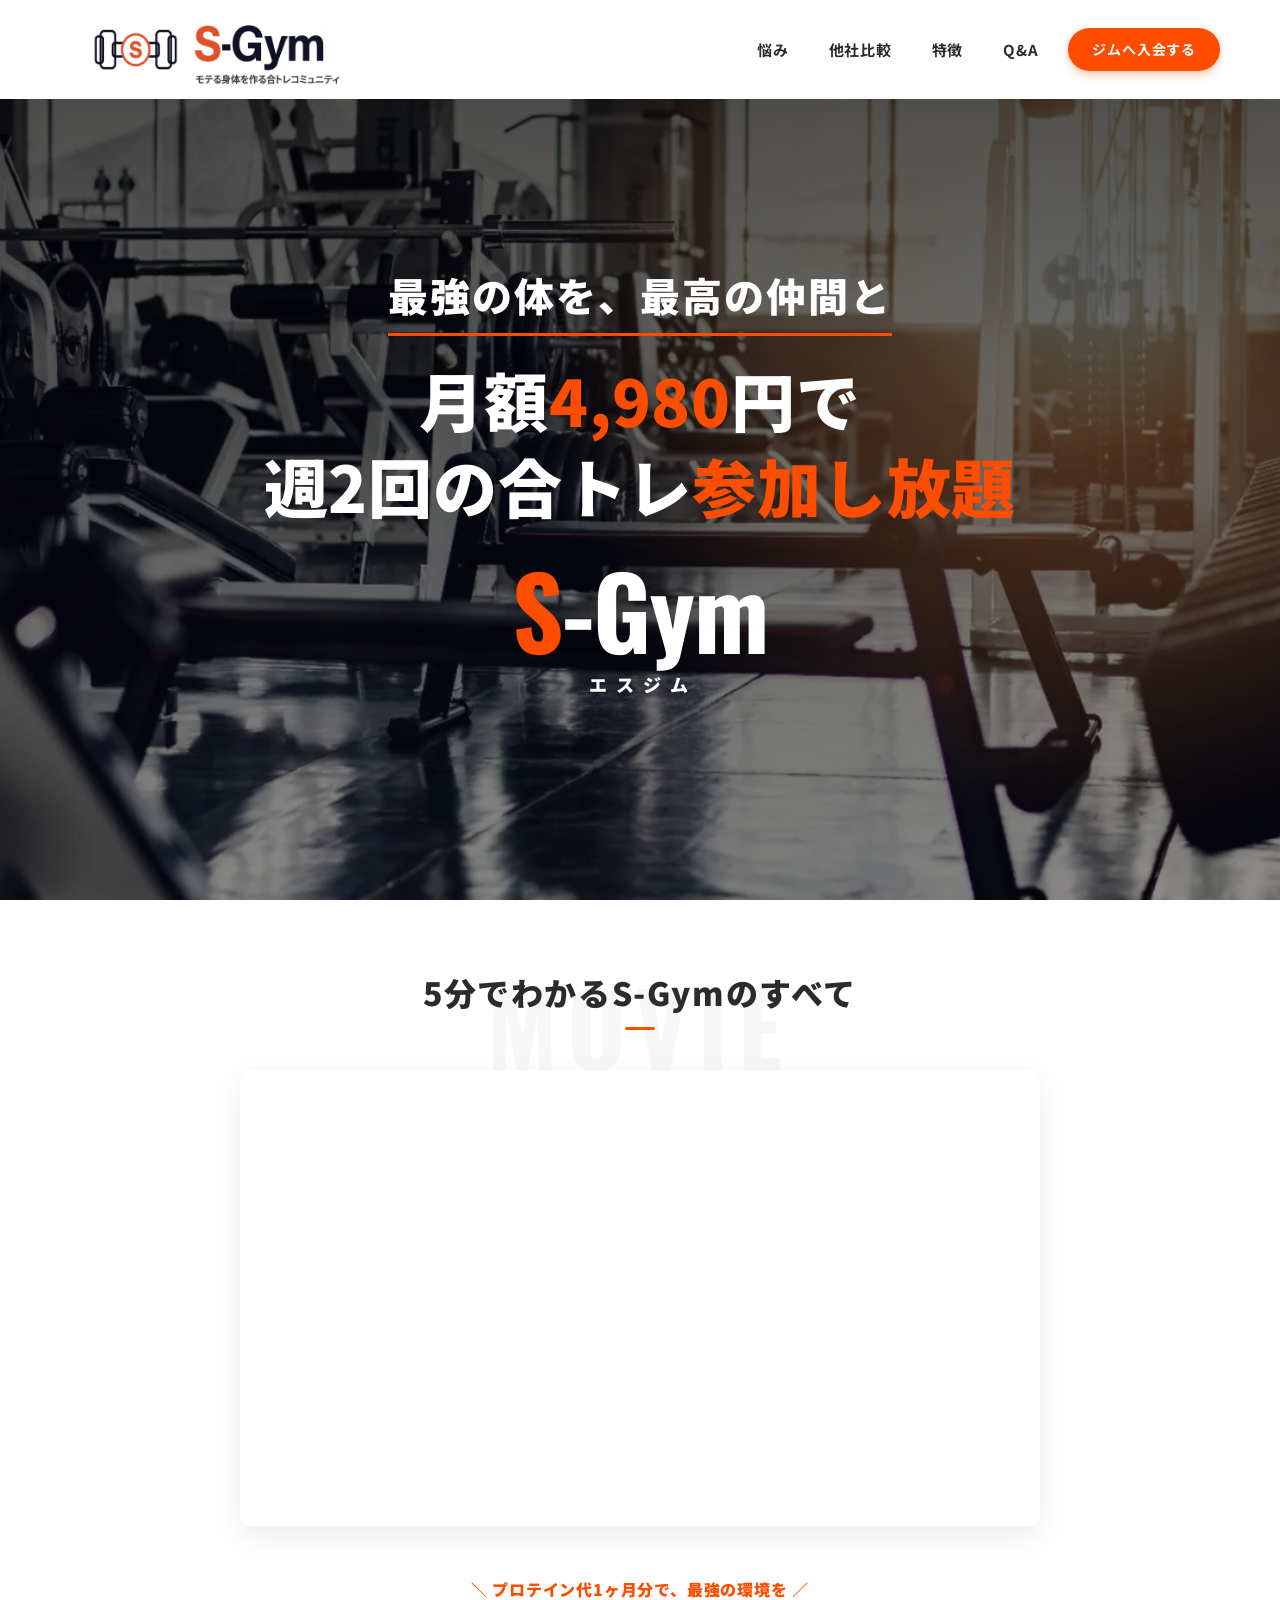
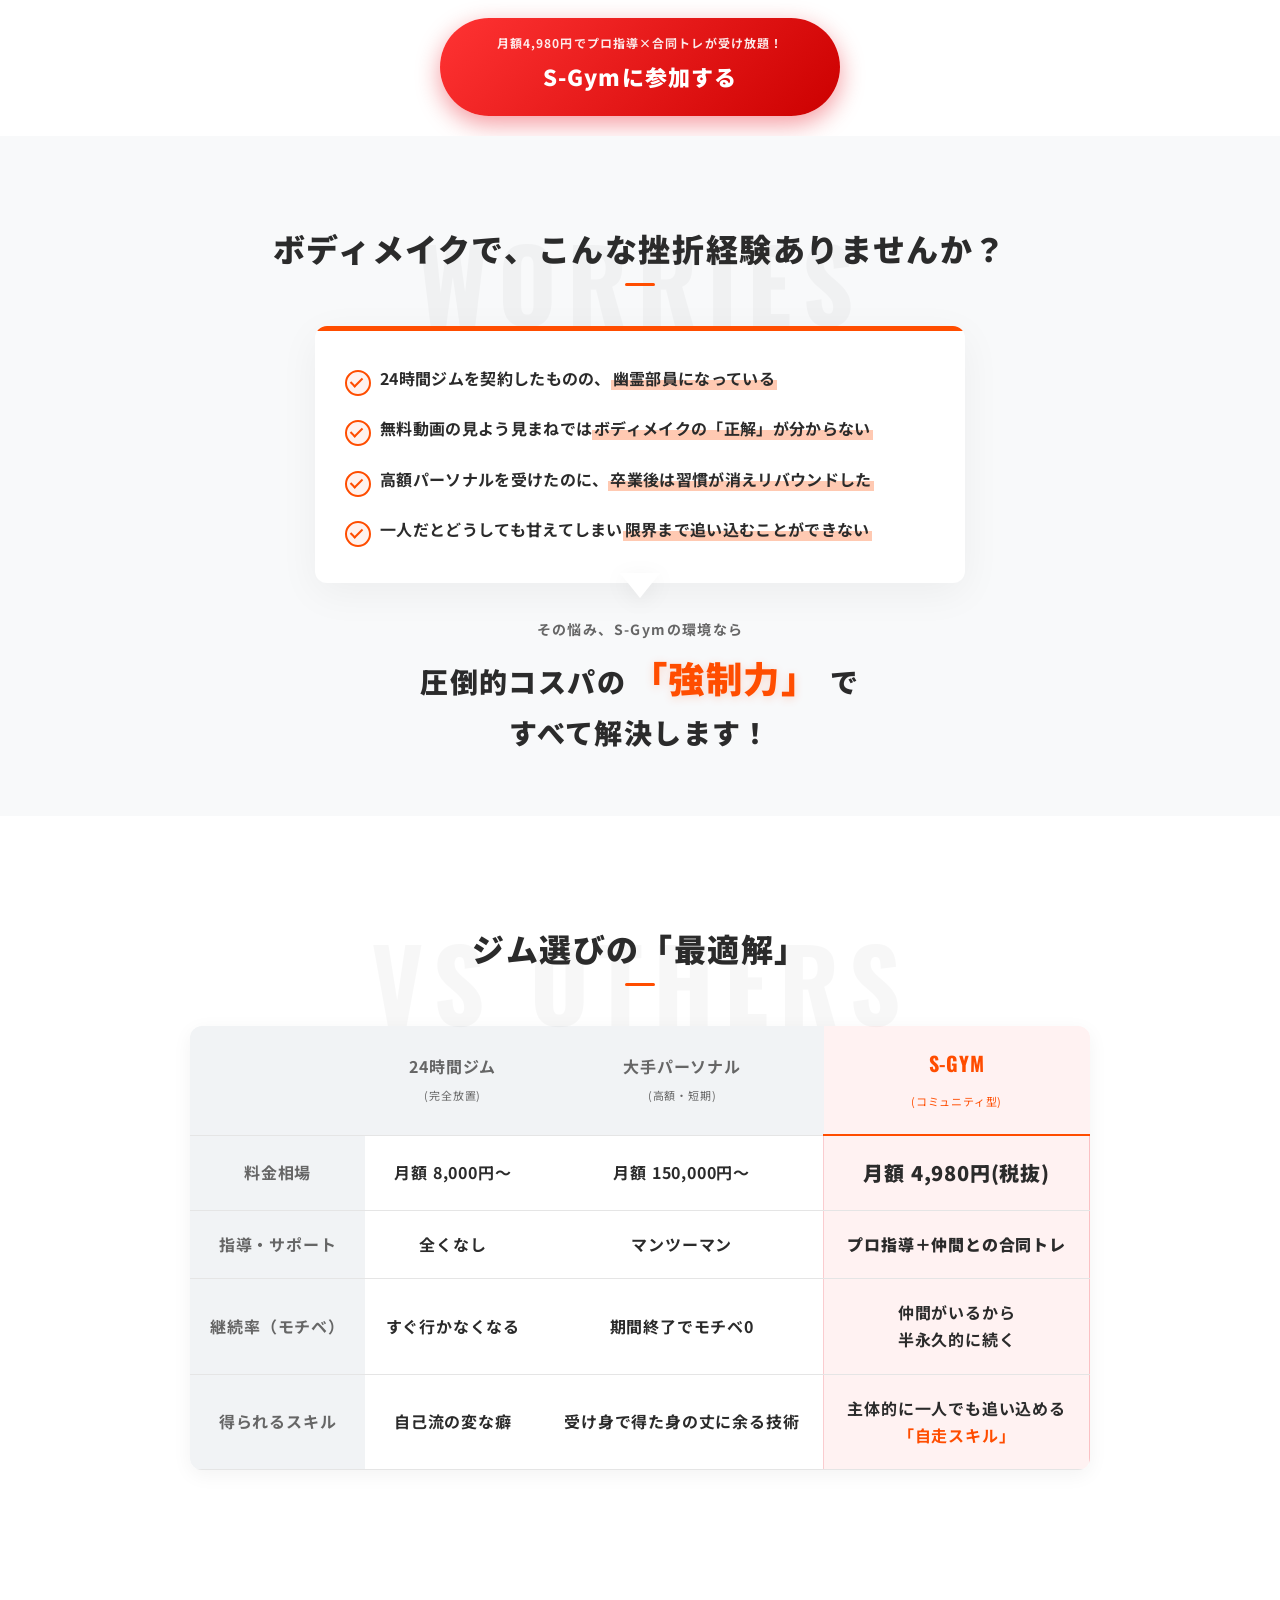
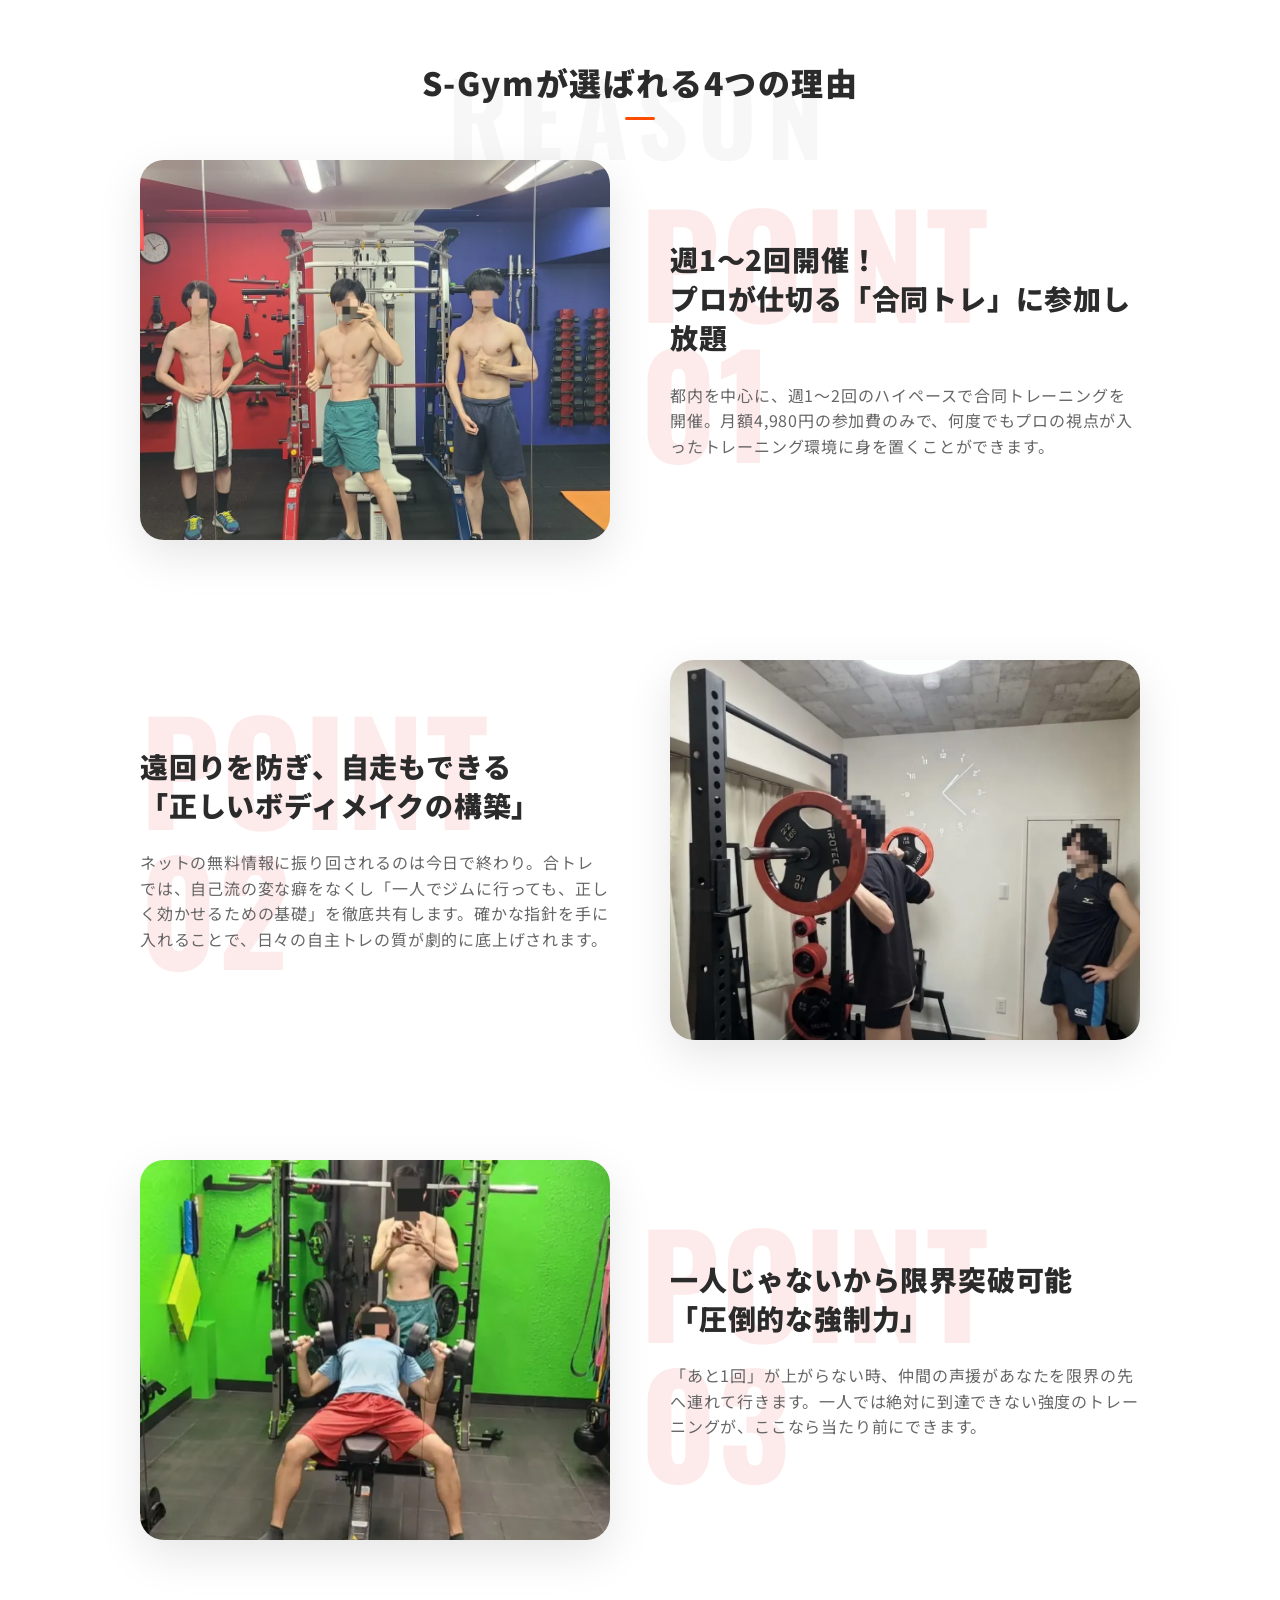
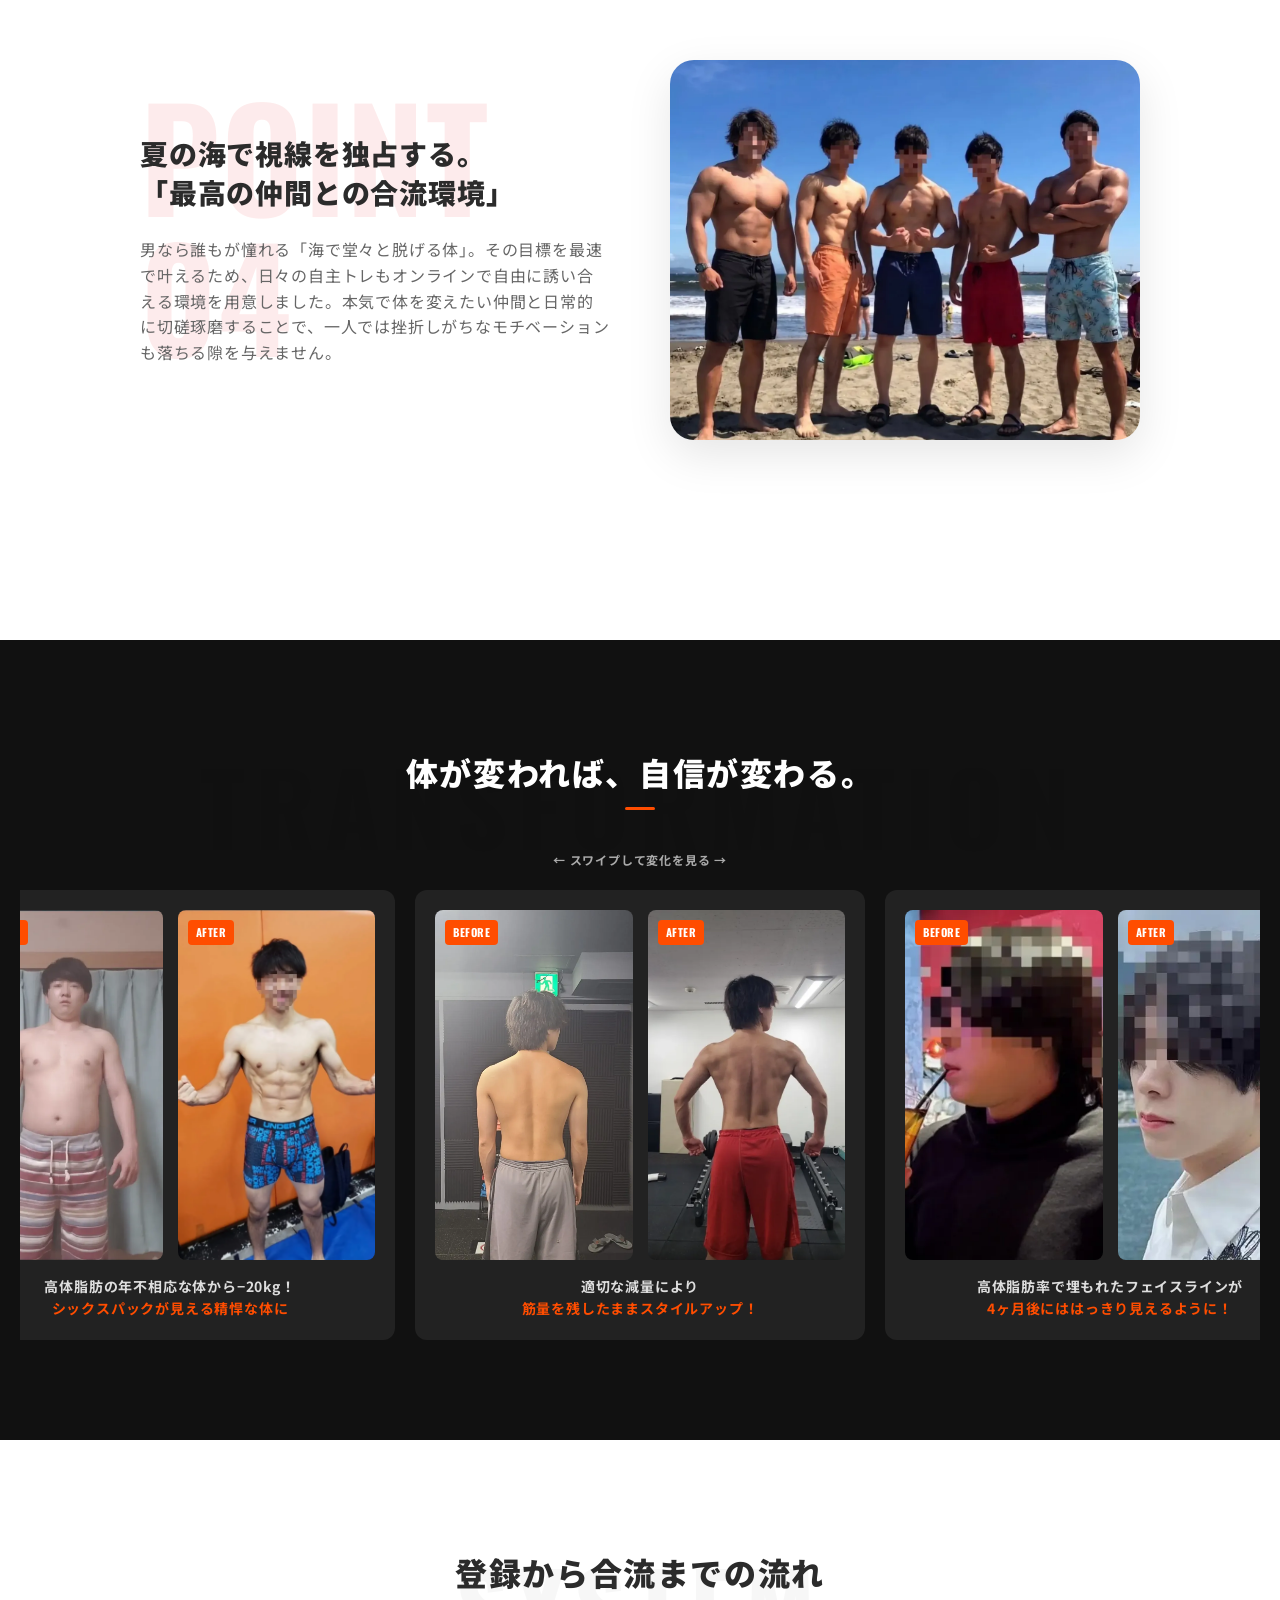
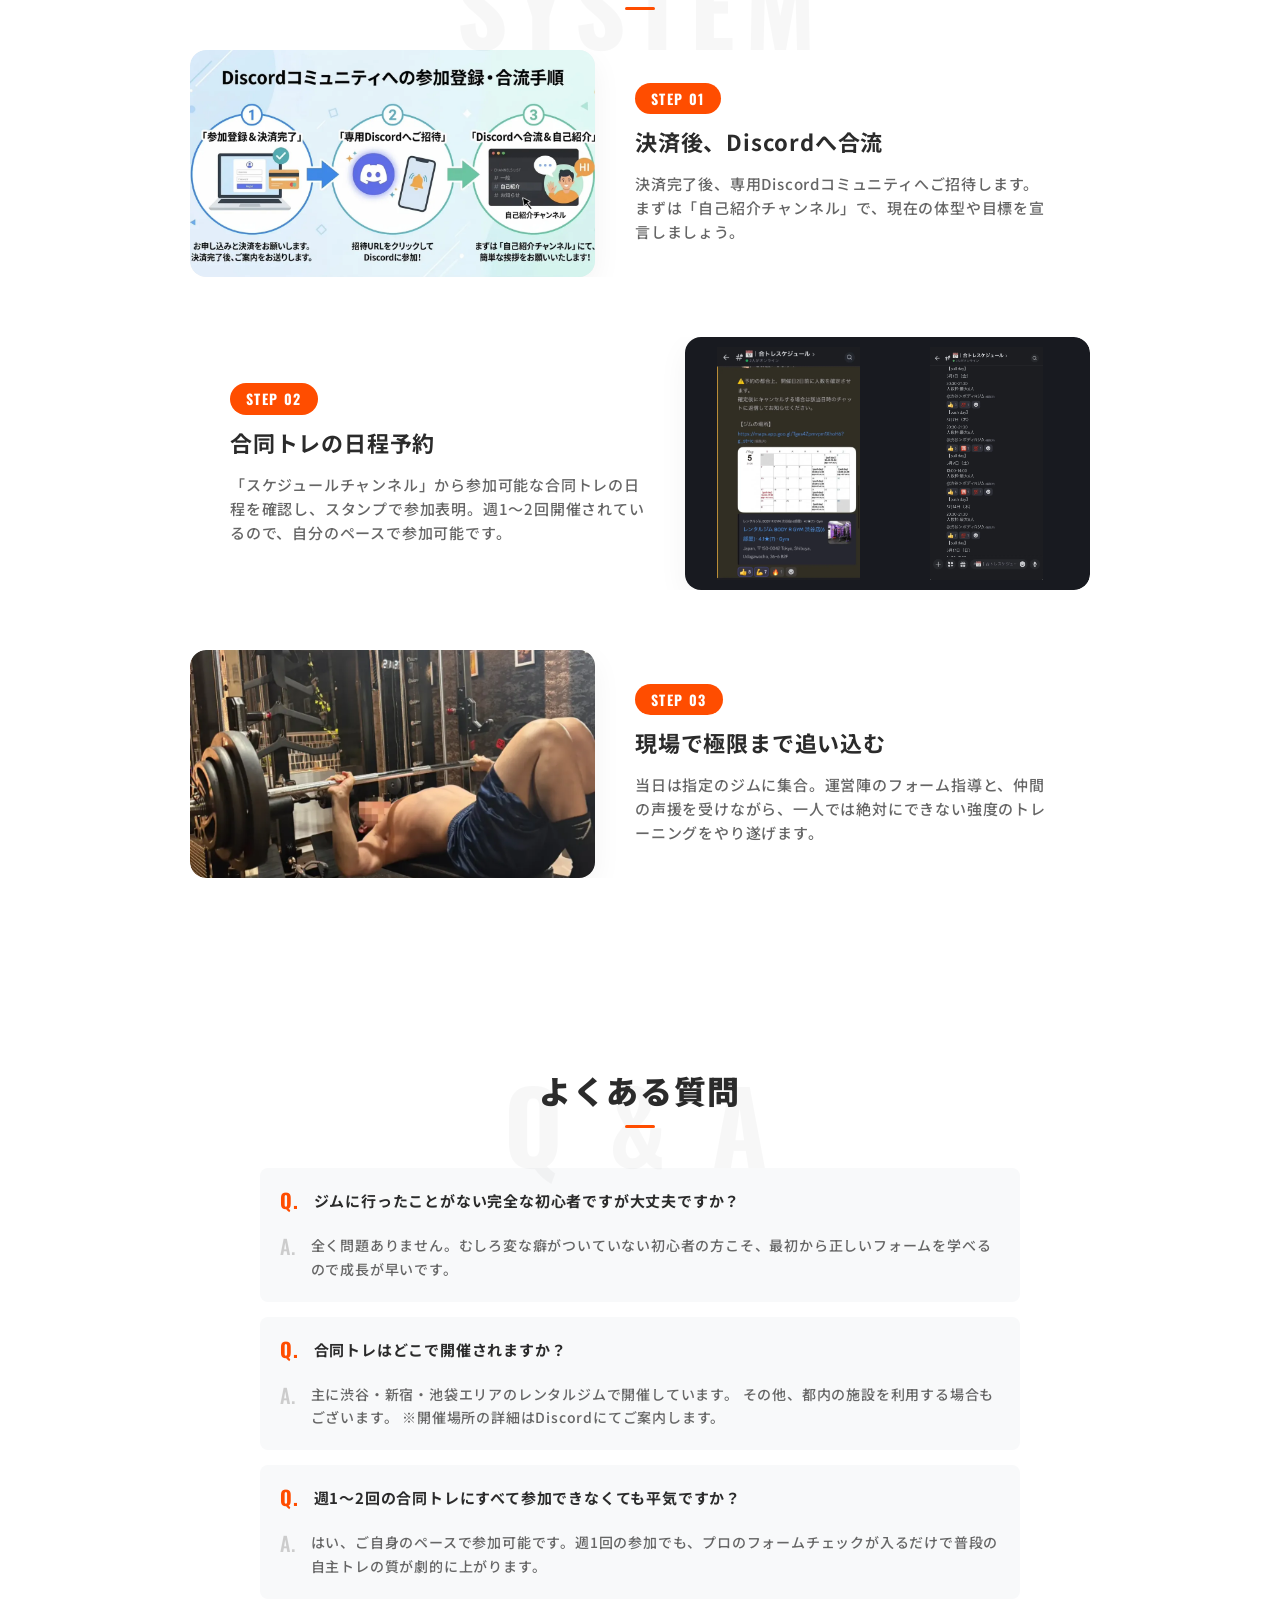
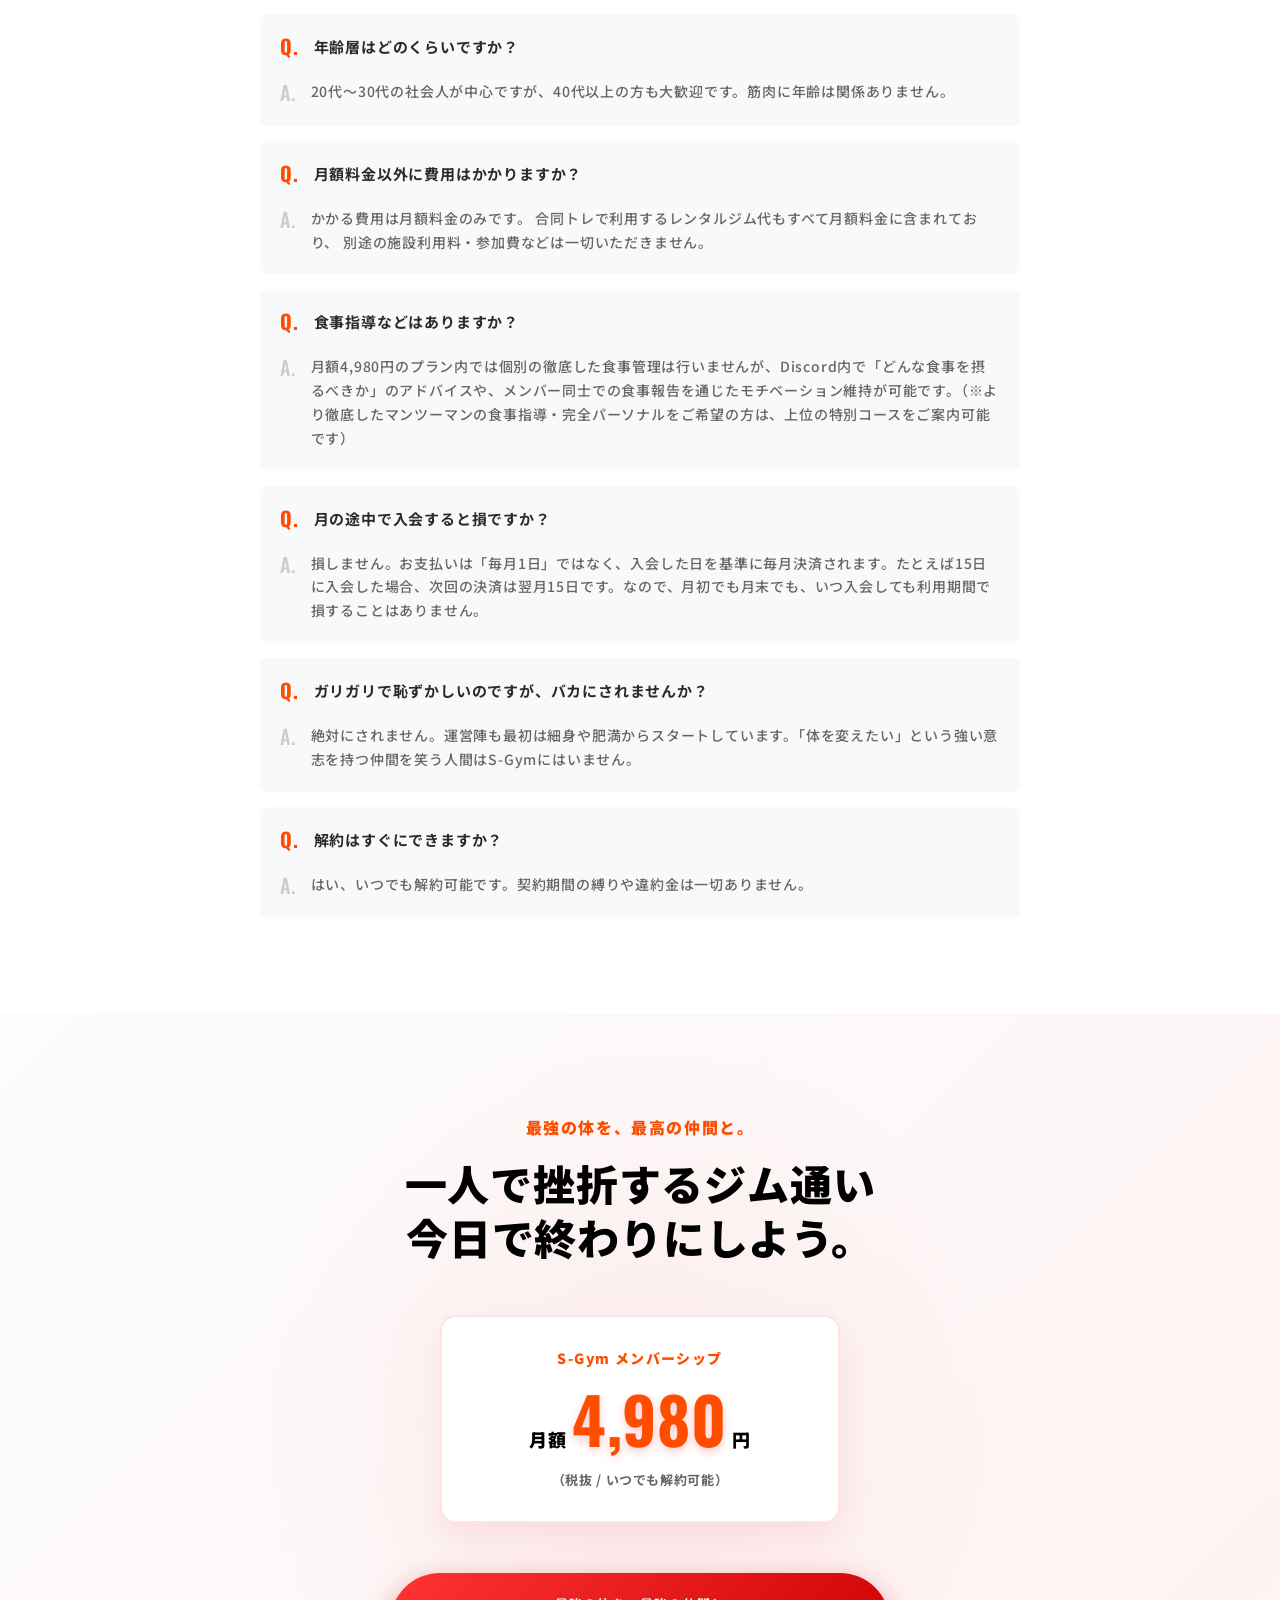
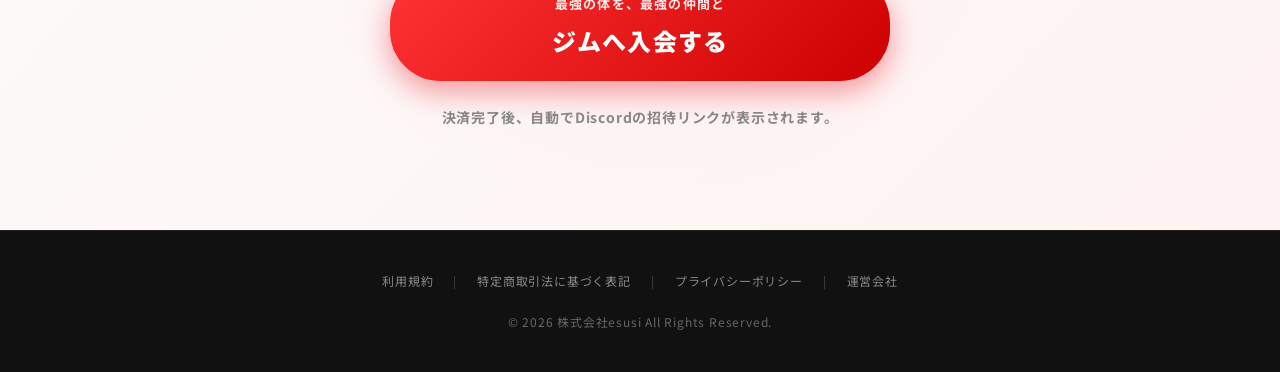
<file: index.html>
<!DOCTYPE html>
<html lang="ja">

<!-- ⓪ head -->
<head>
  <script async src="https://www.googletagmanager.com/gtag/js?id=G-KS00Y7PE0N"></script>
  <script src="js/analytics.js"></script>

  <meta charset="UTF-8">
  <meta name="viewport" content="width=device-width, initial-scale=1.0">
  <title>s-gym | 月額定額・次世代トレーニングコミュニティ</title>
  <link rel="icon" type="image/svg+xml" href="img/sgym-icon.svg">

  <meta name="description" content="最強の体を、最高の仲間と。月額4,980円(税抜)でプロの指導が受け放題！仲間と高め合う次世代型ジム「s-gym」。東京を中心に展開中。">

  <meta property="og:site_name" content="s-gym">
  <meta property="og:title" content="s-gym | 月額4,980円(税抜)でプロの指導が受け放題">
  <meta property="og:description" content="プロテイン1回分の価格で、あなたの体を「人生最強の状態」に。">
  <meta property="og:type" content="website">
  <meta property="og:url" content="https://s-gym-salon.com/">
  <meta property="og:image" content="https://s-gym-salon.com/img/ogp-discord.jpg?v=20260624">
  <meta property="og:image:secure_url" content="https://s-gym-salon.com/img/ogp-discord.jpg?v=20260624">
  <meta property="og:image:type" content="image/jpeg">
  <meta property="og:image:width" content="1200">
  <meta property="og:image:height" content="630">
  <link rel="canonical" href="https://s-gym-salon.com/">
  <meta name="twitter:card" content="summary_large_image">
  <meta name="twitter:title" content="s-gym | 月額4,980円(税抜)でプロの指導が受け放題">
  <meta name="twitter:description" content="プロテイン1回分の価格で、あなたの体を「人生最強の状態」に。">
  <meta name="twitter:image" content="https://s-gym-salon.com/img/ogp-discord.jpg?v=20260624">

  <link
    href="https://fonts.googleapis.com/css2?family=Noto+Sans+JP:wght@400;700;900&amp;family=Oswald:wght@500;700&amp;display=swap"
    rel="stylesheet">

  <link rel="stylesheet" href="css/base.css?v=0514_01">
  <link rel="stylesheet" href="css/style.css?v=0624_07">
</head>

<body>

  <!-- ① ヘッダー -->
  <header class="header">
    <div class="header-inner">
      <h1 class="header-logo">
        <a href="#">
          <img src="img/logo.webp" alt="S-Gym">
        </a>
      </h1>
      <nav class="header-nav">
        <ul>
          <li><a href="#problems">悩み</a></li>
          <li><a href="#comparison">他社比較</a></li>
          <li><a href="#features">特徴</a></li>
          <li><a href="#faq">Q&amp;A</a></li>
        </ul>
      </nav>
      <a href="https://buy.stripe.com/fZu8wRgno0hO4PQ38AcV202" class="header-btn">ジムへ入会する</a>
      <button class="hamburger" id="hamburger">
        <span></span><span></span><span></span>
      </button>
    </div>
    <div class="mobile-nav" id="mobileNav">
      <ul>
        <li><a href="#problems">こんな悩みありませんか？</a></li>
        <li><a href="#comparison">他社との違い</a></li>
        <li><a href="#features">選ばれる理由</a></li>
        <li><a href="#faq">よくある質問</a></li>
      </ul>
    </div>
  </header>

  <!-- ② fv -->
  <section class="hero">
    <div class="hero-bg"></div>
    <div class="hero-content">
      <p class="hero-catch-main">
        <span class="pc-copy">最強の体を、最高の仲間と</span>
        <span class="sp-copy">最強の体を、<br>最高の仲間と</span>
      </p>
  
      <h1 class="hero-title">
        <span class="pc-copy">月額<span>4,980</span>円で<br>週2回の合トレ<span>参加し放題</span></span>
        <span class="sp-copy">月額<span>4,980</span>円で<br>週2回の合トレ<br><span>参加し放題</span></span>
      </h1>
  
      <div class="hero-brand">
        <h2 class="font-en"><span>S</span>-gym</h2>
        <span class="hero-ruby">エスジム</span>
      </div>
    </div>
  </section>

  <!-- ③ movie -->
  <section class="concept-movie" id="movie">
    <div class="section-header">
      <div class="bg-text font-en">MOVIE</div>
      <h2 class="section-title">5分でわかるS-Gymのすべて</h2>
    </div>
  
    <div class="movie-container">
      <div class="video-wrapper">
        <iframe src="https://www.youtube.com/embed/jsmrE_XiOfA" title="5分でわかるS-Gymのすべて"
          allow="accelerometer; autoplay; clipboard-write; encrypted-media; gyroscope; picture-in-picture; web-share"
          allowfullscreen>
        </iframe>
      </div>
    </div>
  
    <div class="movie-cta-wrap">
      <p class="movie-cta-lead">＼ プロテイン代1ヶ月分で、最強の環境を ／</p>
      <a href="https://buy.stripe.com/fZu8wRgno0hO4PQ38AcV202" class="btn-primary" target="_blank">
        <span class="btn-sub">月額4,980円でプロ指導×合同トレが受け放題！</span>
        S-Gymに参加する
      </a>
    </div>
  </section>

  <!-- ④ お悩み -->
  <section id="problems" class="problems">
    <div class="section-header">
      <div class="bg-text font-en">WORRIES</div>
      <h2 class="section-title">ボディメイクで、こんな挫折経験ありませんか？</h2>
    </div>
    <div class="problem-wrap">
      <ul class="problem-list">
        <li>
          24時間ジムを契約したものの、<span class="marker">幽霊部員になっている</span>
        </li>
        <li>
          無料動画の見よう見まねでは<span class="marker">ボディメイクの「正解」が分からない</span>
        </li>
        <li>
          高額パーソナルを受けたのに、<span class="marker">卒業後は習慣が消えリバウンドした</span>
        </li>
        <li>
          一人だとどうしても甘えてしまい<span class="marker">限界まで追い込むことができない</span>
        </li>
      </ul>
    </div>
    <div class="problem-solution">
      <div class="triangle-down"></div>
      <p class="solution-sub">その悩み、S-Gymの環境なら</p>
      <h3 class="solution-main">
        圧倒的コスパの<span>「強制力」</span>
        <br class="sp-br">で<br>すべて解決します！
      </h3>
    </div>
  </section>

  <!-- ⑤ 比較 -->
  <section id="comparison" class="comparison">
    <div class="section-header">
      <div class="bg-text font-en">VS OTHERS</div>
      <h2 class="section-title">ジム選びの「最適解」</h2>
    </div>
    <div class="comp-table-wrap">
      <table>
        <thead>
          <tr>
            <th></th>
            <th>24時間ジム<br><span class="comp-note">(完全放置)</span></th>
            <th>大手パーソナル<br><span class="comp-note">(高額・短期)</span></th>
            <th class="col-sgym font-en">S-GYM<br><span
                class="comp-note comp-note-ja">(コミュニティ型)</span>
            </th>
          </tr>
        </thead>
        <tbody>
          <tr>
            <th>料金相場</th>
            <td>月額 8,000円〜</td>
            <td>月額 150,000円〜</td>
            <td class="sgym-cell sgym-cell-price">月額 4,980円(税抜)
            </td>
          </tr>
          <tr>
            <th>指導・サポート</th>
            <td>全くなし</td>
            <td>マンツーマン</td>
            <td class="sgym-cell sgym-cell-strong">プロ指導＋仲間との合同トレ</td>
          </tr>
          <tr>
            <th>継続率（モチベ）</th>
            <td>すぐ行かなくなる</td>
            <td>期間終了でモチベ0</td>
            <td class="sgym-cell text-primary">仲間がいるから<br>半永久的に続く</td>
          </tr>
          <tr>
            <th>得られるスキル</th>
            <td>自己流の変な癖</td>
            <td>受け身で得た身の丈に余る技術</td>
            <td class="sgym-cell">主体的に一人でも追い込める<br><span class="text-primary">「自走スキル」</span></td>
          </tr>
        </tbody>
      </table>
    </div>
    <div class="comp-sp-wrap">
      <table class="comp-sp-table" aria-label="スマートフォン向けジム比較表">
        <thead>
          <tr>
            <th></th>
            <th>一般的なジム<br><span>24時間ジム・パーソナル</span></th>
            <th>S-GYM<span>（合トレ放題）</span></th>
          </tr>
        </thead>
        <tbody>
          <tr>
            <th>料金相場</th>
            <td>月額8,000円〜<br>パーソナルは高額</td>
            <td>月額4,980円<br><span>（税抜）</span></td>
          </tr>
          <tr>
            <th>指導・サポート</th>
            <td>放置されるか<br>短期マンツーマン</td>
            <td>プロ指導＋<br>仲間との合同トレ</td>
          </tr>
          <tr>
            <th>継続率</th>
            <td>一人だと続かない<br>卒業後に戻りがち</td>
            <td>仲間がいるから<br>半永久的に続く</td>
          </tr>
          <tr>
            <th>得られるスキル</th>
            <td>自己流の癖<br>受け身の知識</td>
            <td>一人でも追い込める<br><span>「自走スキル」</span></td>
          </tr>
        </tbody>
      </table>
    </div>
  </section>

  <!-- ⑥ 特徴 -->
  <section id="features" class="features">
    <div class="section-header">
      <div class="bg-text font-en">REASON</div>
      <h2 class="section-title">S-Gymが選ばれる4つの理由</h2>
    </div>
    <div class="feature-container">
      <div class="feature-row">
        <div class="feature-img">
          <img src="img/feature1.webp" alt="週1〜2回の合同トレ">
        </div>
        <div class="feature-content">
          <span class="feature-num font-en">Point 01</span>
          <h3 class="feature-point-title">週1〜2回開催！<br>プロが仕切る「合同トレ」に参加し放題</h3>
          <div class="feature-desc">
            <p>都内を中心に、週1〜2回のハイペースで合同トレーニングを開催。月額4,980円の参加費のみで、何度でもプロの視点が入ったトレーニング環境に身を置くことができます。</p>
          </div>
        </div>
      </div>
  
      <div class="feature-row">
        <div class="feature-img">
          <img src="img/feature2.webp" alt="基礎フォーム構築">
        </div>
        <div class="feature-content">
          <span class="feature-num font-en">Point 02</span>
          <h3 class="feature-point-title">遠回りを防ぎ、自走もできる<br>「正しいボディメイクの構築」</h3>
          <div class="feature-desc">
            <p>
              ネットの無料情報に振り回されるのは今日で終わり。合トレでは、自己流の変な癖をなくし「一人でジムに行っても、正しく効かせるための基礎」を徹底共有します。確かな指針を手に入れることで、日々の自主トレの質が劇的に底上げされます。
            </p>
          </div>
        </div>
      </div>
  
      <div class="feature-row">
        <div class="feature-img">
          <img src="img/feature3.webp" alt="強制力">
        </div>
        <div class="feature-content">
          <span class="feature-num font-en">Point 03</span>
          <h3 class="feature-point-title">一人じゃないから限界突破可能<br>「圧倒的な強制力」</h3>
          <div class="feature-desc">
            <p>「あと1回」が上がらない時、仲間の声援があなたを限界の先へ連れて行きます。一人では絶対に到達できない強度のトレーニングが、ここなら当たり前にできます。</p>
          </div>
        </div>
      </div>
  
      <div class="feature-row">
        <div class="feature-img">
          <img src="img/feature4.webp" alt="海でポーズを決める仲間">
        </div>
        <div class="feature-content">
          <span class="feature-num font-en">Point 04</span>
          <h3 class="feature-point-title">夏の海で視線を独占する。<br>「最高の仲間との合流環境」</h3>
          <div class="feature-desc">
            <p>
              男なら誰もが憧れる「海で堂々と脱げる体」。その目標を最速で叶えるため、日々の自主トレもオンラインで自由に誘い合える環境を用意しました。本気で体を変えたい仲間と日常的に切磋琢磨することで、一人では挫折しがちなモチベーションも落ちる隙を与えません。
            </p>
          </div>
        </div>
      </div>
    </div>
  </section>

  <!-- ⑧ before→after -->
  <section class="before-after">
    <div class="section-header">
      <div class="bg-text font-en">TRANSFORMATION</div>
      <h2 class="section-title">体が変われば、自信が変わる。</h2>
    </div>
    <p class="swipe-hint">← スワイプして変化を見る →</p>
  
    <div class="ba-slider" id="autoSlider">
      <div class="ba-slide">
        <div class="ba-images">
          <div class="ba-box ba-before">
            <div class="ba-label">BEFORE</div>
            <img src="img/before1.webp" alt="ヒョロヒョロの体">
          </div>
          <div class="ba-box ba-after">
            <div class="ba-label">AFTER</div>
            <img src="img/after1.webp" alt="胸板が厚い体">
          </div>
        </div>
        <div class="ba-text">
          ヒョロヒョロで頼りない印象の体が<br>
          <span class="text-primary">背中を発達させたことでジャッケット負けしない体に</span>
        </div>
      </div>
  
      <div class="ba-slide">
        <div class="ba-images">
          <div class="ba-box ba-before">
            <div class="ba-label">BEFORE</div>
            <img src="img/before2.webp" alt="お腹が出ている">
          </div>
          <div class="ba-box ba-after">
            <div class="ba-label">AFTER</div>
            <img src="img/after2.webp" alt="シックスパック">
          </div>
        </div>
        <div class="ba-text">
          高体脂肪の年不相応な体から−20kg！<br>
          <span class="text-primary">シックスパックが見える精悍な体に</span>
        </div>
      </div>
  
      <div class="ba-slide">
        <div class="ba-images">
          <div class="ba-box ba-before">
            <div class="ba-label">BEFORE</div>
            <img src="img/before3.webp" alt="猫背">
          </div>
          <div class="ba-box ba-after">
            <div class="ba-label">AFTER</div>
            <img src="img/after3.webp" alt="姿勢が良い">
          </div>
        </div>
        <div class="ba-text">
          適切な減量により<br>
          <span class="text-primary">筋量を残したままスタイルアップ！</span>
        </div>
      </div>
  
      <div class="ba-slide">
        <div class="ba-images">
          <div class="ba-box ba-before">
            <div class="ba-label">BEFORE</div>
            <img src="img/before4.webp" alt="細い腕">
          </div>
          <div class="ba-box ba-after">
            <div class="ba-label">AFTER</div>
            <img src="img/after4.webp" alt="太い腕">
          </div>
        </div>
        <div class="ba-text">
          高体脂肪率で埋もれたフェイスラインが<br>
          <span class="text-primary">4ヶ月後にははっきり見えるように！</span>
        </div>
      </div>
  
      <div class="ba-slide">
        <div class="ba-images">
          <div class="ba-box ba-before">
            <div class="ba-label">BEFORE</div>
            <img src="img/before5.webp" alt="ずんぐりした体型">
          </div>
          <div class="ba-box ba-after">
            <div class="ba-label">AFTER</div>
            <img src="img/after5.webp" alt="逆三角形の背中">
          </div>
        </div>
        <div class="ba-text">
          全体的に自信が無かった姿が<br>
          <span class="text-primary">適切なボディメイクで自信ある姿に！</span>
        </div>
      </div>
  
  

      
  
    </div>
  </section>

  <!-- ⑨ flowセクション -->
  <section class="contents" id="flow">
    <div class="section-header">
      <div class="bg-text font-en">SYSTEM</div>
      <h2 class="section-title">登録から合流までの流れ</h2>
    </div>
    <div class="flow-wrap">
      <div class="flow-step">
        <div class="flow-img"><img src="img/flow1.webp" alt="Discordへ参加"></div>
        <div class="flow-text">
          <div class="step-label">STEP 01</div>
          <h3>決済後、Discordへ合流</h3>
          <p>決済完了後、専用Discordコミュニティへご招待します。まずは「自己紹介チャンネル」で、現在の体型や目標を宣言しましょう。</p>
        </div>
      </div>
      <div class="flow-step">
        <div class="flow-img flow-img--pair">
          <img src="img/flow2.webp" alt="合同トレスケジュール">
          <img src="img/flow2-contact.webp" alt="合同トレ参加者連絡" onerror="this.hidden=true">
        </div>
        <div class="flow-text">
          <div class="step-label">STEP 02</div>
          <h3>合同トレの日程予約</h3>
          <p>「スケジュールチャンネル」から参加可能な合同トレの日程を確認し、スタンプで参加表明。週1〜2回開催されているので、自分のペースで参加可能です。</p>
        </div>
      </div>
      <div class="flow-step">
        <div class="flow-img"><img src="img/flow3.webp" alt="トレーニング"></div>
        <div class="flow-text">
          <div class="step-label">STEP 03</div>
          <h3>現場で極限まで追い込む</h3>
          <p>当日は指定のジムに集合。運営陣のフォーム指導と、仲間の声援を受けながら、一人では絶対にできない強度のトレーニングをやり遂げます。</p>
        </div>
      </div>
    </div>
  </section>

  <!-- ⑩ faq -->
  <section class="faq" id="faq">
    <div class="section-header">
      <div class="bg-text font-en">Q & A</div>
      <h2 class="section-title">よくある質問</h2>
    </div>
    <div class="faq-item">
      <div class="faq-q">ジムに行ったことがない完全な初心者ですが大丈夫ですか？</div>
      <div class="faq-a">全く問題ありません。むしろ変な癖がついていない初心者の方こそ、最初から正しいフォームを学べるので成長が早いです。</div>
    </div>
    <div class="faq-item">
      <div class="faq-q">合同トレはどこで開催されますか？</div>
      <div class="faq-a">主に渋谷・新宿・池袋エリアのレンタルジムで開催しています。
      その他、都内の施設を利用する場合もございます。
      ※開催場所の詳細はDiscordにてご案内します。
      </div>
    </div>
    <div class="faq-item">
      <div class="faq-q">週1〜2回の合同トレにすべて参加できなくても平気ですか？</div>
      <div class="faq-a">はい、ご自身のペースで参加可能です。週1回の参加でも、プロのフォームチェックが入るだけで普段の自主トレの質が劇的に上がります。</div>
    </div>
    <div class="faq-item">
      <div class="faq-q">年齢層はどのくらいですか？</div>
      <div class="faq-a">20代〜30代の社会人が中心ですが、40代以上の方も大歓迎です。筋肉に年齢は関係ありません。</div>
    </div>
    <div class="faq-item">
      <div class="faq-q">月額料金以外に費用はかかりますか？</div>
      <div class="faq-a">かかる費用は月額料金のみです。
      合同トレで利用するレンタルジム代もすべて月額料金に含まれており、
      別途の施設利用料・参加費などは一切いただきません。</div>
    </div>
    <div class="faq-item">
      <div class="faq-q">食事指導などはありますか？</div>
      <div class="faq-a">
        月額4,980円のプラン内では個別の徹底した食事管理は行いませんが、Discord内で「どんな食事を摂るべきか」のアドバイスや、メンバー同士での食事報告を通じたモチベーション維持が可能です。（※より徹底したマンツーマンの食事指導・完全パーソナルをご希望の方は、上位の特別コースをご案内可能です）
      </div>
    </div>
    <div class="faq-item">
      <div class="faq-q">月の途中で入会すると損ですか？</div>
      <div class="faq-a">損しません。お支払いは「毎月1日」ではなく、入会した日を基準に毎月決済されます。たとえば15日に入会した場合、次回の決済は翌月15日です。なので、月初でも月末でも、いつ入会しても利用期間で損することはありません。</div>
    </div>
    <div class="faq-item">
      <div class="faq-q">ガリガリで恥ずかしいのですが、バカにされませんか？</div>
      <div class="faq-a">絶対にされません。運営陣も最初は細身や肥満からスタートしています。「体を変えたい」という強い意志を持つ仲間を笑う人間はS-Gymにはいません。</div>
    </div>
    <div class="faq-item">
      <div class="faq-q">解約はすぐにできますか？</div>
      <div class="faq-a">はい、いつでも解約可能です。契約期間の縛りや違約金は一切ありません。</div>
    </div>

  </section>

  <!-- 11 cta -->
  <section class="cta" id="cta">
    <div class="cta-inner">
      <p class="cta-lead">最強の体を、最高の仲間と。</p>
  
      <h2 class="cta-title">一人で挫折するジム通い<br>今日で終わりにしよう。</h2>
  
      <div class="price-box">
        <p class="price-label">S-Gym メンバーシップ</p>
        <div class="price-main">
          月額 <span class="price-number">4,980</span> 円
        </div>
        <p class="price-sub">（税抜 / いつでも解約可能）</p>
      </div>
      <div class="cta-btn-wrap">
        <a href="https://buy.stripe.com/fZu8wRgno0hO4PQ38AcV202" class="btn-lrg" target="_blank">
          <span class="btn-sub">最強の体を、最強の仲間と</span>
          ジムへ入会する
        </a>
        <p class="cta-note">決済完了後、自動でDiscordの招待リンクが表示されます。</p>
      </div>
    </div>
  </section>

  <!-- １２ footer -->
  <footer class="site-footer">
    <div class="site-footer-links">
      <!-- 利用規約 -->
      <a href="terms.html">利用規約</a>
      <span>|</span>
  
      <!-- 特定商取引法に基づく表記 -->
      <a href="law.html">特定商取引法に基づく表記</a>
      <span>|</span>
  
      <!-- プライバシーポリシー -->
      <a href="privacy.html">プライバシーポリシー</a>
      <span>|</span>

      <!-- 運営会社 -->
      <a href="https://esusi.co.jp/" target="_blank" rel="noopener noreferrer">運営会社</a>
    </div>
  
    <p>&copy; 2026 株式会社esusi All Rights Reserved.</p>
  </footer>

  <script src="js/main.js"></script>

</body>

</html>
</file>
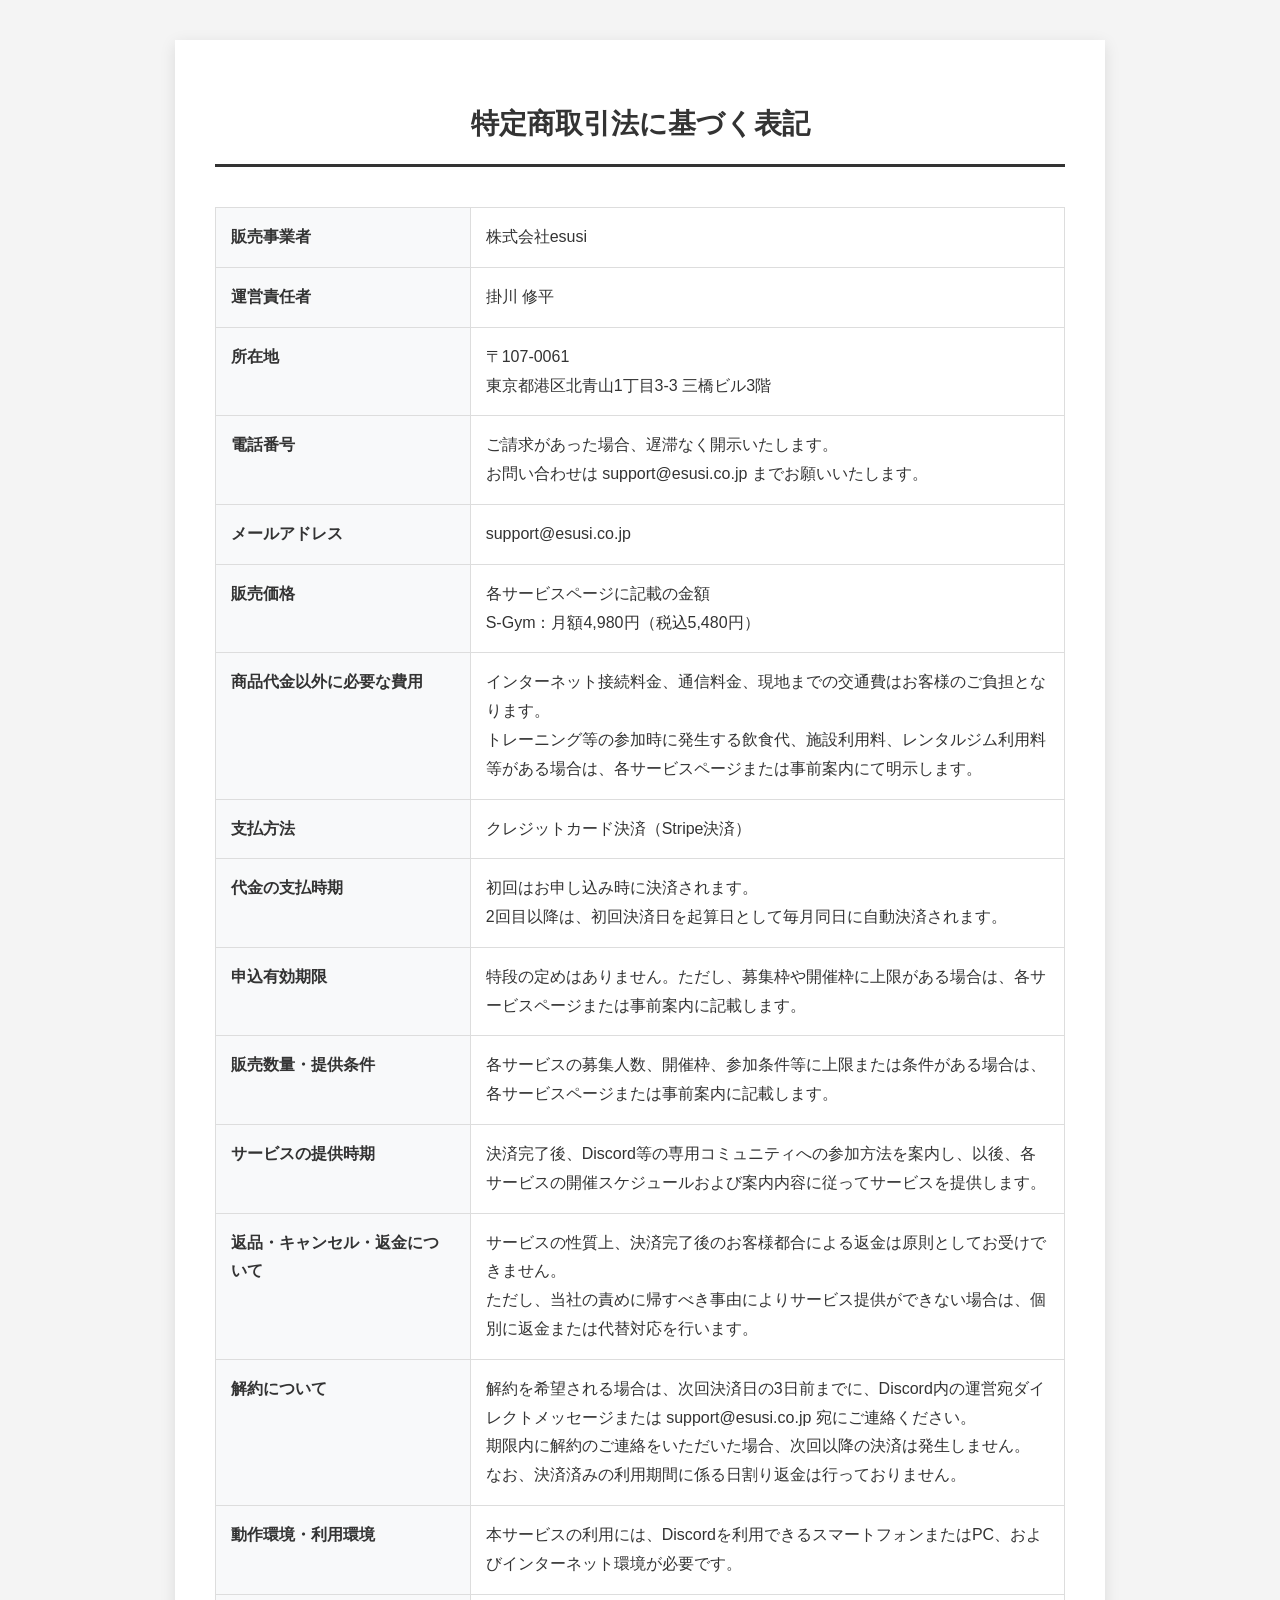
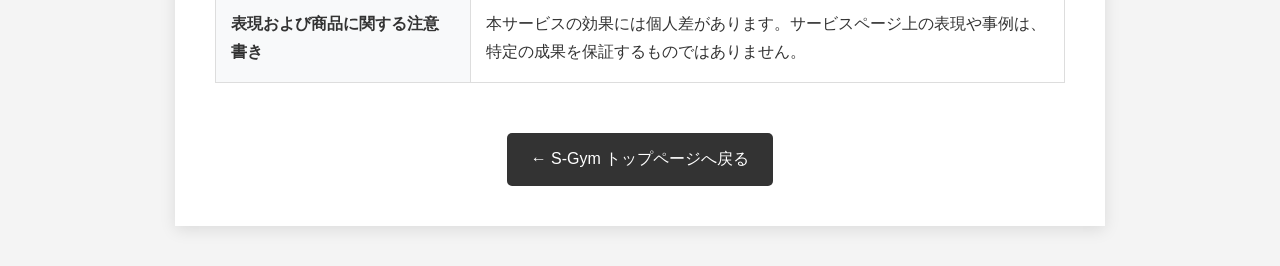
<file: law.html>
<!DOCTYPE html>
<html lang="ja">

<head>
  <script async src="https://www.googletagmanager.com/gtag/js?id=G-KS00Y7PE0N"></script>
  <script src="js/analytics.js"></script>

  <meta charset="UTF-8">
  <meta name="viewport" content="width=device-width, initial-scale=1.0">
  <link rel="icon" type="image/svg+xml" href="img/sgym-icon.svg">
  <title>特定商取引法に基づく表記 | S-Gym</title>
  <link rel="stylesheet" href="css/pages/legal.css">
</head>

<body>
  <div class="container">
    <h1>特定商取引法に基づく表記</h1>

    <table>
      <tbody>
        <tr>
          <th>販売事業者</th>
          <td>株式会社esusi</td>
        </tr>
        <tr>
          <th>運営責任者</th>
          <td>掛川 修平</td>
        </tr>
        <tr>
          <th>所在地</th>
          <td>〒107-0061<br>東京都港区北青山1丁目3-3 三橋ビル3階</td>
        </tr>
        <tr>
          <th>電話番号</th>
          <td>
            ご請求があった場合、遅滞なく開示いたします。<br>
            お問い合わせは support@esusi.co.jp までお願いいたします。
          </td>
        </tr>
        <tr>
          <th>メールアドレス</th>
          <td>support@esusi.co.jp</td>
        </tr>
        <tr>
          <th>販売価格</th>
          <td>
            各サービスページに記載の金額<br>
            S-Gym：月額4,980円（税込5,480円）
          </td>
        </tr>
        <tr>
          <th>商品代金以外に必要な費用</th>
          <td>
            インターネット接続料金、通信料金、現地までの交通費はお客様のご負担となります。<br>
            トレーニング等の参加時に発生する飲食代、施設利用料、レンタルジム利用料等がある場合は、各サービスページまたは事前案内にて明示します。
          </td>
        </tr>
        <tr>
          <th>支払方法</th>
          <td>クレジットカード決済（Stripe決済）</td>
        </tr>
        <tr>
          <th>代金の支払時期</th>
          <td>
            初回はお申し込み時に決済されます。<br>
            2回目以降は、初回決済日を起算日として毎月同日に自動決済されます。
          </td>
        </tr>
        <tr>
          <th>申込有効期限</th>
          <td>特段の定めはありません。ただし、募集枠や開催枠に上限がある場合は、各サービスページまたは事前案内に記載します。</td>
        </tr>
        <tr>
          <th>販売数量・提供条件</th>
          <td>各サービスの募集人数、開催枠、参加条件等に上限または条件がある場合は、各サービスページまたは事前案内に記載します。</td>
        </tr>
        <tr>
          <th>サービスの提供時期</th>
          <td>決済完了後、Discord等の専用コミュニティへの参加方法を案内し、以後、各サービスの開催スケジュールおよび案内内容に従ってサービスを提供します。</td>
        </tr>
        <tr>
          <th>返品・キャンセル・返金について</th>
          <td>
            サービスの性質上、決済完了後のお客様都合による返金は原則としてお受けできません。<br>
            ただし、当社の責めに帰すべき事由によりサービス提供ができない場合は、個別に返金または代替対応を行います。
          </td>
        </tr>
        <tr>
          <th>解約について</th>
          <td>
            解約を希望される場合は、次回決済日の3日前までに、Discord内の運営宛ダイレクトメッセージまたは support@esusi.co.jp 宛にご連絡ください。<br>
            期限内に解約のご連絡をいただいた場合、次回以降の決済は発生しません。<br>
            なお、決済済みの利用期間に係る日割り返金は行っておりません。
          </td>
        </tr>
        <tr>
          <th>動作環境・利用環境</th>
          <td>本サービスの利用には、Discordを利用できるスマートフォンまたはPC、およびインターネット環境が必要です。</td>
        </tr>
        <tr>
          <th>表現および商品に関する注意書き</th>
          <td>本サービスの効果には個人差があります。サービスページ上の表現や事例は、特定の成果を保証するものではありません。</td>
        </tr>
      </tbody>
    </table>

    <div class="text-center">
      <a href="index.html" class="back-btn">← S-Gym トップページへ戻る</a>
    </div>
  </div>
</body>

</html>
</file>
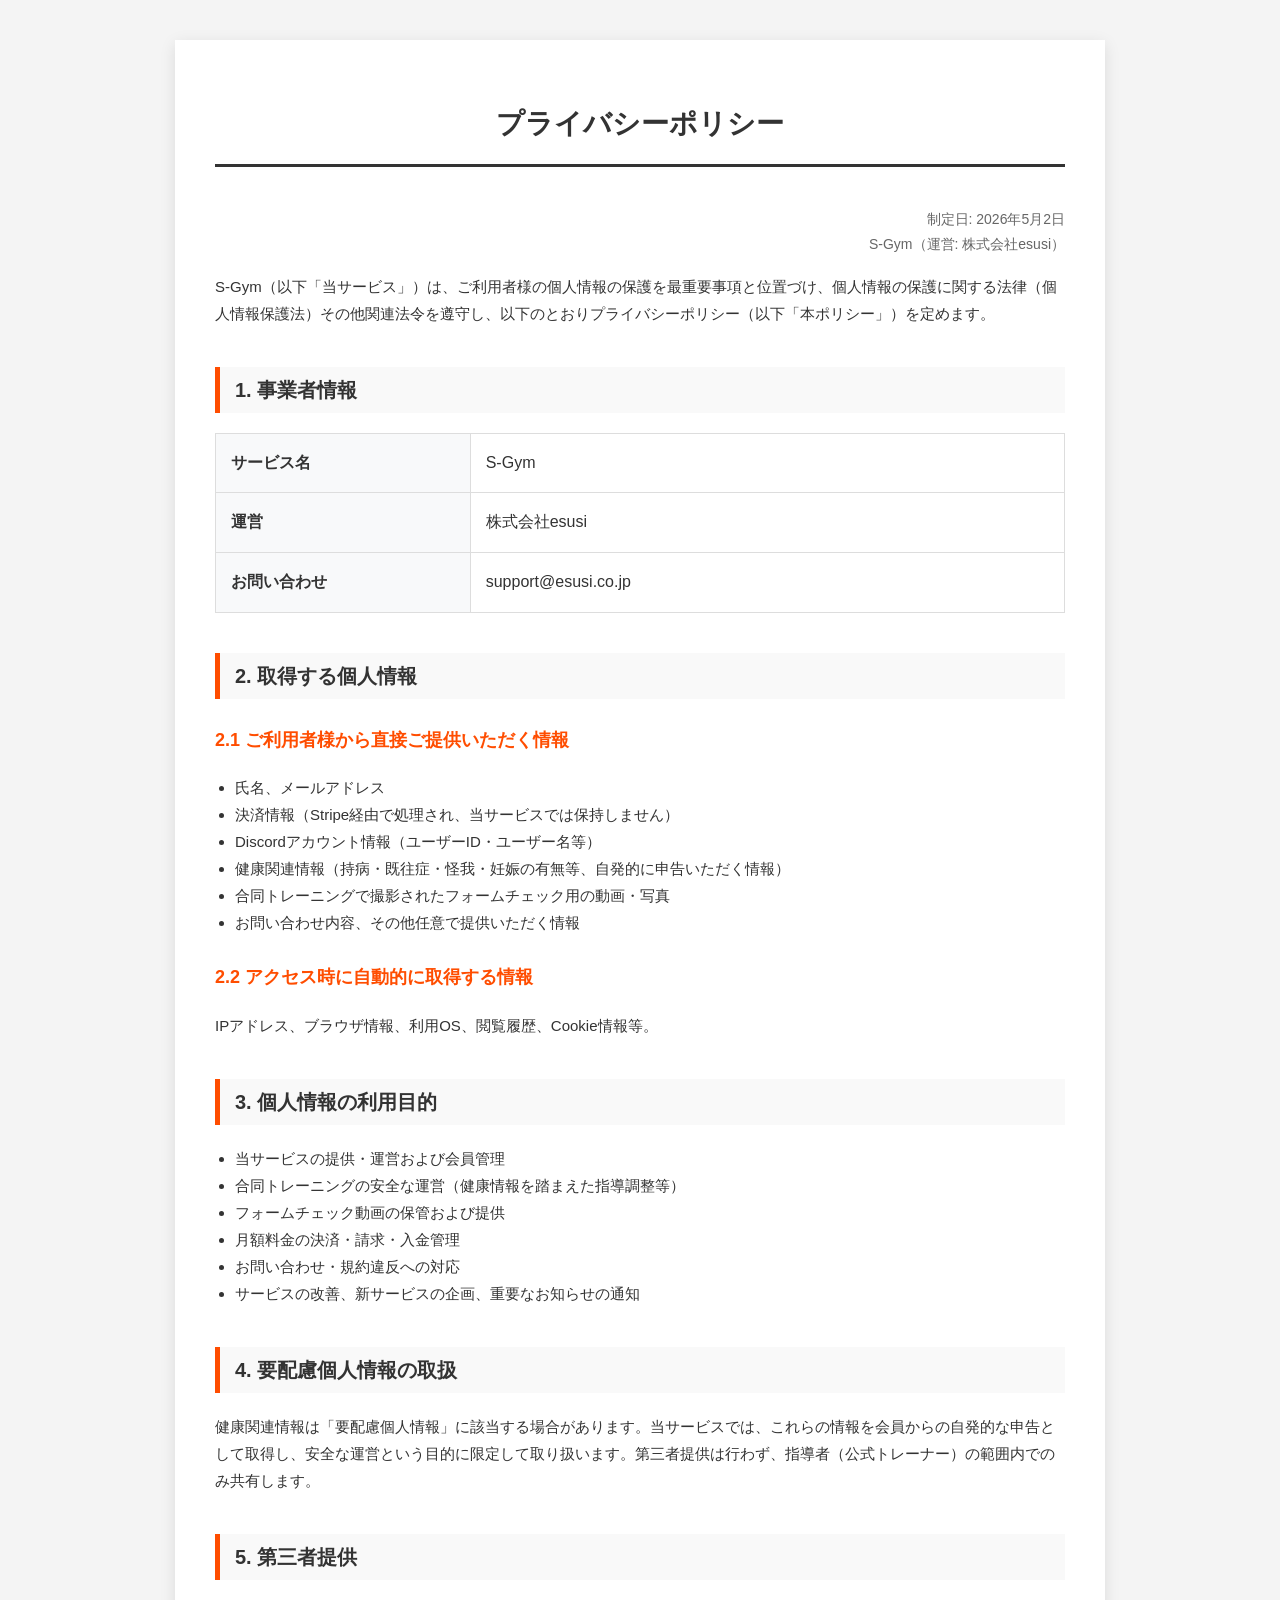
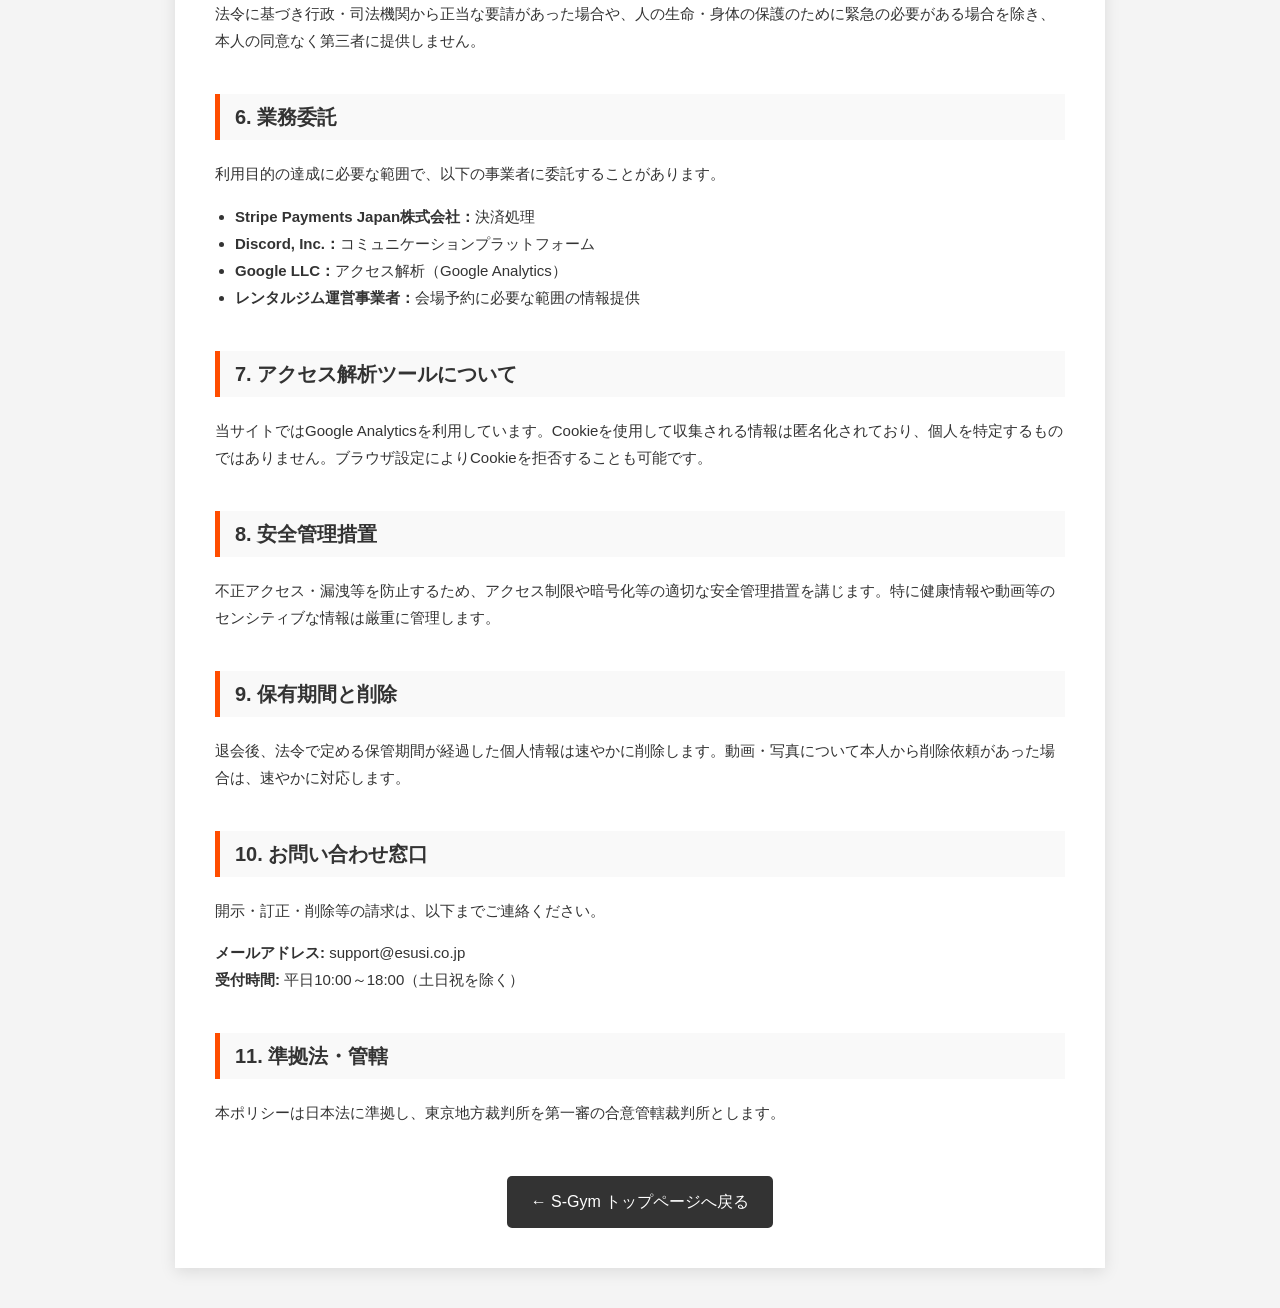
<file: privacy.html>
<!DOCTYPE html>
<html lang="ja">

<head>
  <script async src="https://www.googletagmanager.com/gtag/js?id=G-KS00Y7PE0N"></script>
  <script src="js/analytics.js"></script>

  <meta charset="UTF-8">
  <meta name="viewport" content="width=device-width, initial-scale=1.0">
  <link rel="icon" type="image/svg+xml" href="img/sgym-icon.svg">
  <title>プライバシーポリシー | S-Gym</title>
  <link rel="stylesheet" href="css/pages/legal.css">
</head>

<body>
  <div class="container">
    <h1>プライバシーポリシー</h1>
    <p class="text-right">制定日: 2026年5月2日<br>S-Gym（運営: 株式会社esusi）</p>

    <div class="terms-content">
      <p>S-Gym（以下「当サービス」）は、ご利用者様の個人情報の保護を最重要事項と位置づけ、個人情報の保護に関する法律（個人情報保護法）その他関連法令を遵守し、以下のとおりプライバシーポリシー（以下「本ポリシー」）を定めます。
      </p>

      <h2>1. 事業者情報</h2>
      <table>
        <tr>
          <th>サービス名</th>
          <td>S-Gym</td>
        </tr>
        <tr>
          <th>運営</th>
          <td>株式会社esusi</td>
        </tr>
        <tr>
          <th>お問い合わせ</th>
          <td>support@esusi.co.jp</td>
        </tr>
      </table>

      <h2>2. 取得する個人情報</h2>
      <h3>2.1 ご利用者様から直接ご提供いただく情報</h3>
      <ul>
        <li>氏名、メールアドレス</li>
        <li>決済情報（Stripe経由で処理され、当サービスでは保持しません）</li>
        <li>Discordアカウント情報（ユーザーID・ユーザー名等）</li>
        <li>健康関連情報（持病・既往症・怪我・妊娠の有無等、自発的に申告いただく情報）</li>
        <li>合同トレーニングで撮影されたフォームチェック用の動画・写真</li>
        <li>お問い合わせ内容、その他任意で提供いただく情報</li>
      </ul>
      <h3>2.2 アクセス時に自動的に取得する情報</h3>
      <p>IPアドレス、ブラウザ情報、利用OS、閲覧履歴、Cookie情報等。</p>

      <h2>3. 個人情報の利用目的</h2>
      <ul>
        <li>当サービスの提供・運営および会員管理</li>
        <li>合同トレーニングの安全な運営（健康情報を踏まえた指導調整等）</li>
        <li>フォームチェック動画の保管および提供</li>
        <li>月額料金の決済・請求・入金管理</li>
        <li>お問い合わせ・規約違反への対応</li>
        <li>サービスの改善、新サービスの企画、重要なお知らせの通知</li>
      </ul>

      <h2>4. 要配慮個人情報の取扱</h2>
      <p>
        健康関連情報は「要配慮個人情報」に該当する場合があります。当サービスでは、これらの情報を会員からの自発的な申告として取得し、安全な運営という目的に限定して取り扱います。第三者提供は行わず、指導者（公式トレーナー）の範囲内でのみ共有します。
      </p>

      <h2>5. 第三者提供</h2>
      <p>法令に基づき行政・司法機関から正当な要請があった場合や、人の生命・身体の保護のために緊急の必要がある場合を除き、本人の同意なく第三者に提供しません。</p>

      <h2>6. 業務委託</h2>
      <p>利用目的の達成に必要な範囲で、以下の事業者に委託することがあります。</p>
      <ul>
        <li><strong>Stripe Payments Japan株式会社：</strong>決済処理</li>
        <li><strong>Discord, Inc.：</strong>コミュニケーションプラットフォーム</li>
        <li><strong>Google LLC：</strong>アクセス解析（Google Analytics）</li>
        <li><strong>レンタルジム運営事業者：</strong>会場予約に必要な範囲の情報提供</li>
      </ul>

      <h2>7. アクセス解析ツールについて</h2>
      <p>当サイトではGoogle Analyticsを利用しています。Cookieを使用して収集される情報は匿名化されており、個人を特定するものではありません。ブラウザ設定によりCookieを拒否することも可能です。</p>

      <h2>8. 安全管理措置</h2>
      <p>不正アクセス・漏洩等を防止するため、アクセス制限や暗号化等の適切な安全管理措置を講じます。特に健康情報や動画等のセンシティブな情報は厳重に管理します。</p>

      <h2>9. 保有期間と削除</h2>
      <p>退会後、法令で定める保管期間が経過した個人情報は速やかに削除します。動画・写真について本人から削除依頼があった場合は、速やかに対応します。</p>

      <h2>10. お問い合わせ窓口</h2>
      <p>開示・訂正・削除等の請求は、以下までご連絡ください。</p>
      <p><strong>メールアドレス:</strong> support@esusi.co.jp<br><strong>受付時間:</strong> 平日10:00～18:00（土日祝を除く）</p>

      <h2>11. 準拠法・管轄</h2>
      <p>本ポリシーは日本法に準拠し、東京地方裁判所を第一審の合意管轄裁判所とします。</p>
    </div>

    <div class="text-center">
      <a href="index.html" class="back-btn">← S-Gym トップページへ戻る</a>
    </div>
  </div>
</body>

</html>
</file>
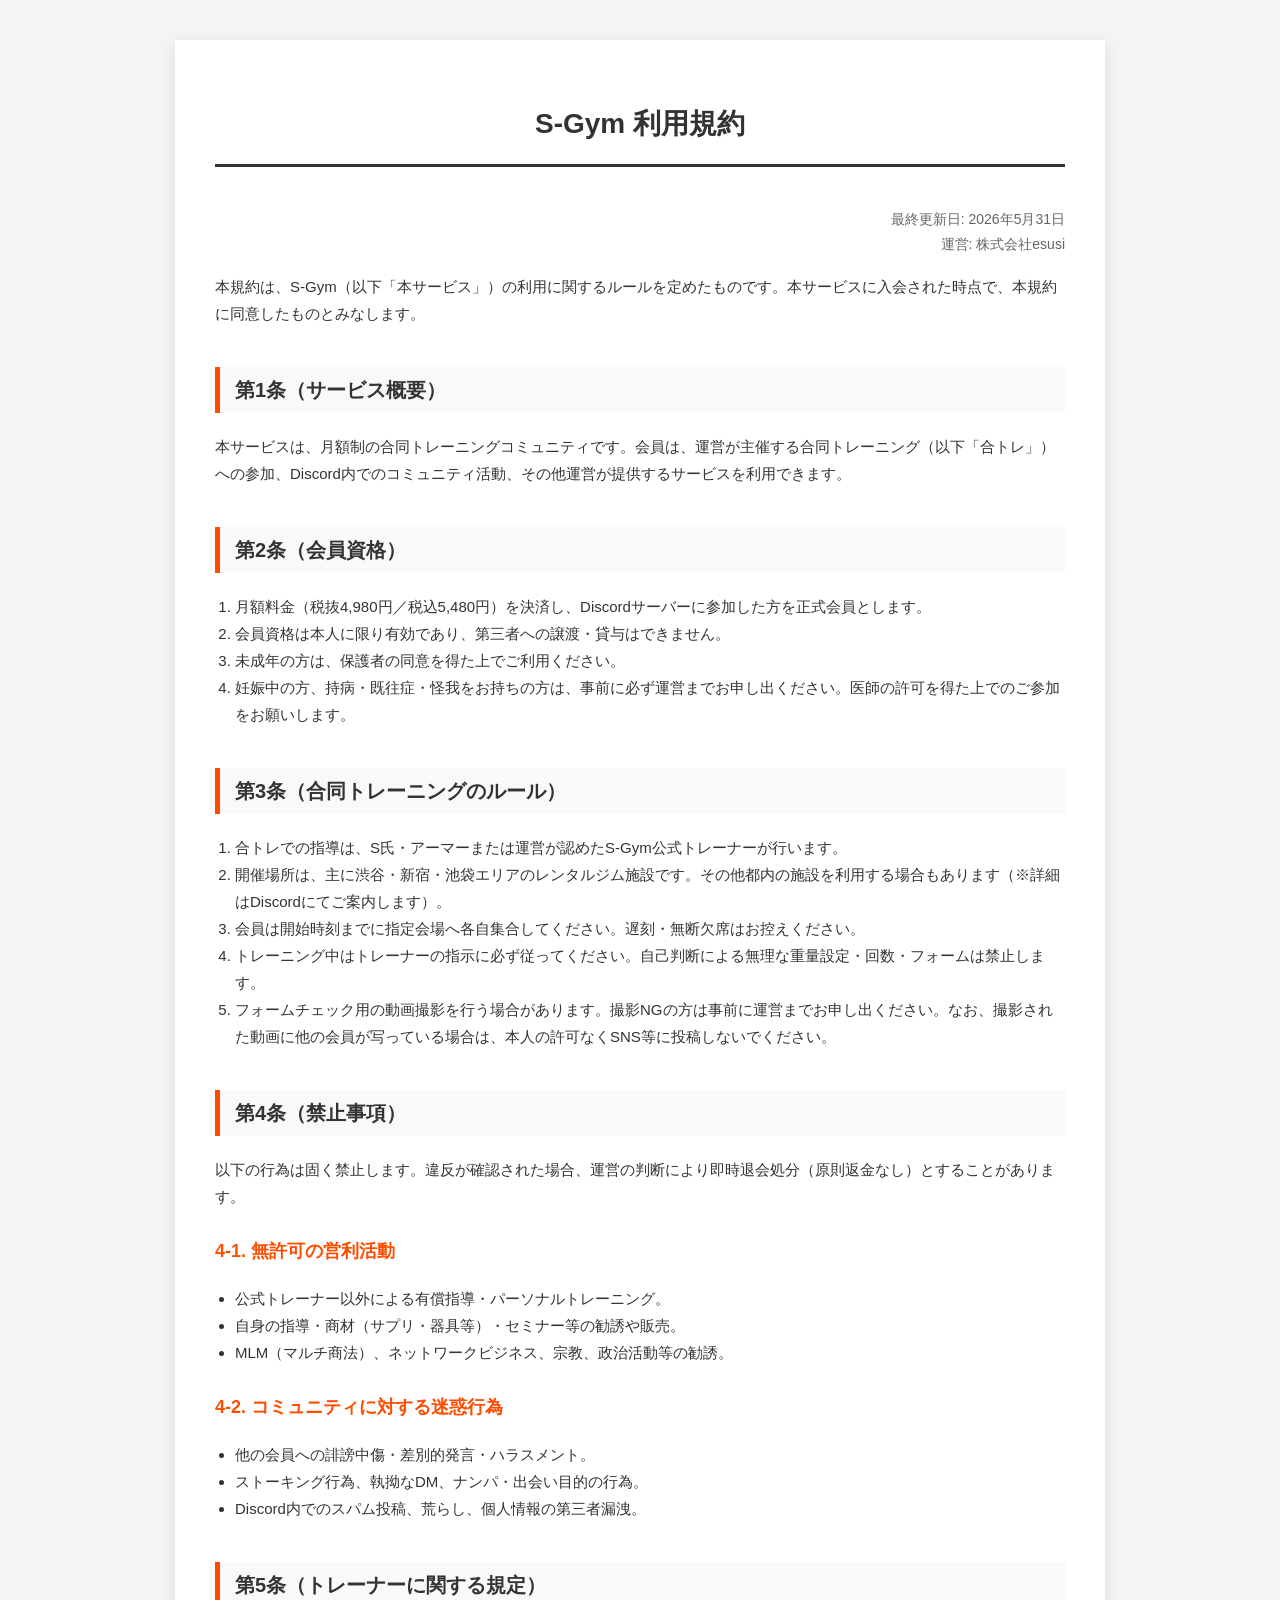
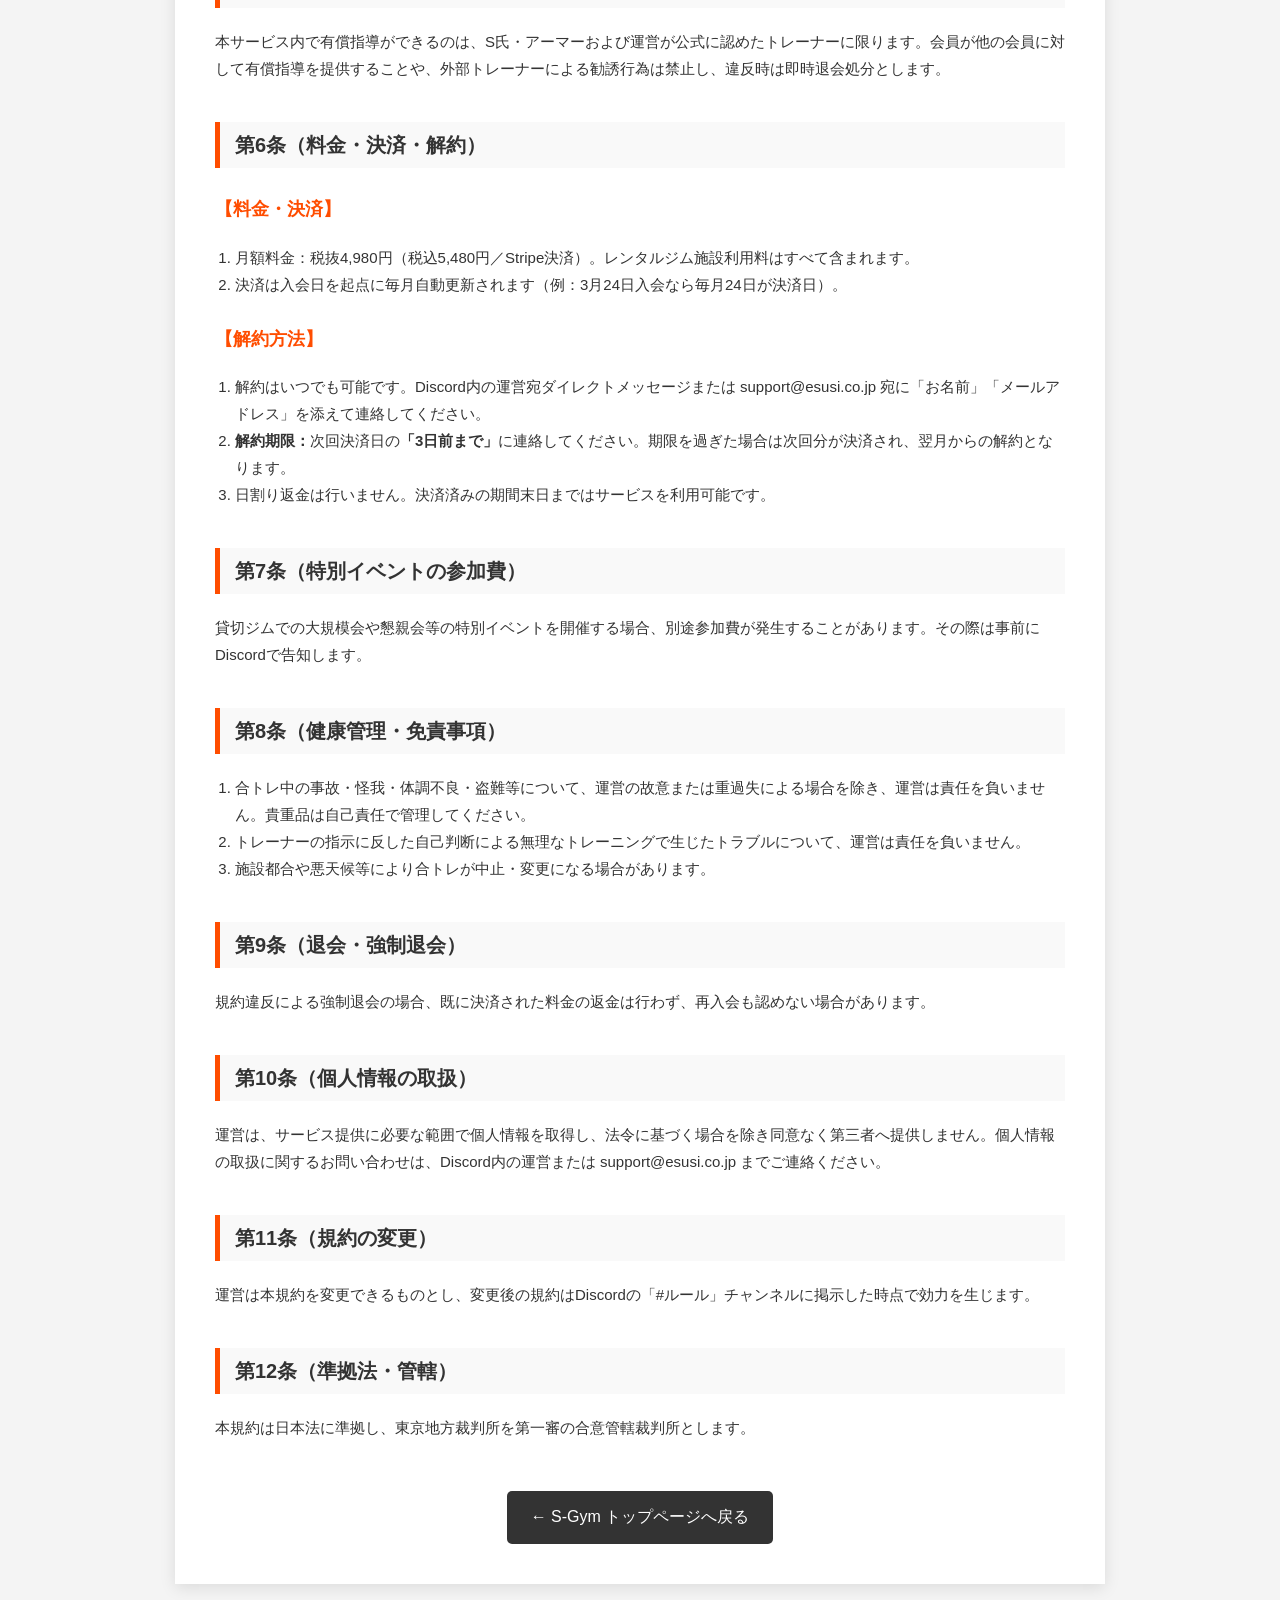
<file: terms.html>
<!DOCTYPE html>
<html lang="ja">

<head>
  <script async src="https://www.googletagmanager.com/gtag/js?id=G-KS00Y7PE0N"></script>
  <script src="js/analytics.js"></script>

  <meta charset="UTF-8">
  <meta name="viewport" content="width=device-width, initial-scale=1.0">
  <link rel="icon" type="image/svg+xml" href="img/sgym-icon.svg">
  <title>利用規約 | S-Gym</title>
  <link rel="stylesheet" href="css/pages/legal.css">
</head>

<body>
  <div class="container">
    <h1>S-Gym 利用規約</h1>
    <p class="text-right">最終更新日: 2026年5月31日<br>運営: 株式会社esusi</p>

    <div class="terms-content">
      <p>本規約は、S-Gym（以下「本サービス」）の利用に関するルールを定めたものです。本サービスに入会された時点で、本規約に同意したものとみなします。</p>

      <h2>第1条（サービス概要）</h2>
      <p>本サービスは、月額制の合同トレーニングコミュニティです。会員は、運営が主催する合同トレーニング（以下「合トレ」）への参加、Discord内でのコミュニティ活動、その他運営が提供するサービスを利用できます。</p>

      <h2>第2条（会員資格）</h2>
      <ol>
        <li>月額料金（税抜4,980円／税込5,480円）を決済し、Discordサーバーに参加した方を正式会員とします。</li>
        <li>会員資格は本人に限り有効であり、第三者への譲渡・貸与はできません。</li>
        <li>未成年の方は、保護者の同意を得た上でご利用ください。</li>
        <li>妊娠中の方、持病・既往症・怪我をお持ちの方は、事前に必ず運営までお申し出ください。医師の許可を得た上でのご参加をお願いします。</li>
      </ol>

      <h2>第3条（合同トレーニングのルール）</h2>
      <ol>
        <li>合トレでの指導は、S氏・アーマーまたは運営が認めたS-Gym公式トレーナーが行います。</li>
        <li>開催場所は、主に渋谷・新宿・池袋エリアのレンタルジム施設です。その他都内の施設を利用する場合もあります（※詳細はDiscordにてご案内します）。</li>
        <li>会員は開始時刻までに指定会場へ各自集合してください。遅刻・無断欠席はお控えください。</li>
        <li>トレーニング中はトレーナーの指示に必ず従ってください。自己判断による無理な重量設定・回数・フォームは禁止します。</li>
        <li>フォームチェック用の動画撮影を行う場合があります。撮影NGの方は事前に運営までお申し出ください。なお、撮影された動画に他の会員が写っている場合は、本人の許可なくSNS等に投稿しないでください。</li>
      </ol>

      <h2>第4条（禁止事項）</h2>
      <p>以下の行為は固く禁止します。違反が確認された場合、運営の判断により即時退会処分（原則返金なし）とすることがあります。</p>
      <h3>4-1. 無許可の営利活動</h3>
      <ul>
        <li>公式トレーナー以外による有償指導・パーソナルトレーニング。</li>
        <li>自身の指導・商材（サプリ・器具等）・セミナー等の勧誘や販売。</li>
        <li>MLM（マルチ商法）、ネットワークビジネス、宗教、政治活動等の勧誘。</li>
      </ul>
      <h3>4-2. コミュニティに対する迷惑行為</h3>
      <ul>
        <li>他の会員への誹謗中傷・差別的発言・ハラスメント。</li>
        <li>ストーキング行為、執拗なDM、ナンパ・出会い目的の行為。</li>
        <li>Discord内でのスパム投稿、荒らし、個人情報の第三者漏洩。</li>
      </ul>

      <h2>第5条（トレーナーに関する規定）</h2>
      <p>本サービス内で有償指導ができるのは、S氏・アーマーおよび運営が公式に認めたトレーナーに限ります。会員が他の会員に対して有償指導を提供することや、外部トレーナーによる勧誘行為は禁止し、違反時は即時退会処分とします。</p>

      <h2>第6条（料金・決済・解約）</h2>
      <h3>【料金・決済】</h3>
      <ol>
        <li>月額料金：税抜4,980円（税込5,480円／Stripe決済）。レンタルジム施設利用料はすべて含まれます。</li>
        <li>決済は入会日を起点に毎月自動更新されます（例：3月24日入会なら毎月24日が決済日）。</li>
      </ol>
      <h3>【解約方法】</h3>
      <ol>
        <li>解約はいつでも可能です。Discord内の運営宛ダイレクトメッセージまたは support@esusi.co.jp 宛に「お名前」「メールアドレス」を添えて連絡してください。</li>
        <li><strong>解約期限：</strong>次回決済日の<strong>「3日前まで」</strong>に連絡してください。期限を過ぎた場合は次回分が決済され、翌月からの解約となります。</li>
        <li>日割り返金は行いません。決済済みの期間末日まではサービスを利用可能です。</li>
      </ol>

      <h2>第7条（特別イベントの参加費）</h2>
      <p>貸切ジムでの大規模会や懇親会等の特別イベントを開催する場合、別途参加費が発生することがあります。その際は事前にDiscordで告知します。</p>

      <h2>第8条（健康管理・免責事項）</h2>
      <ol>
        <li>合トレ中の事故・怪我・体調不良・盗難等について、運営の故意または重過失による場合を除き、運営は責任を負いません。貴重品は自己責任で管理してください。</li>
        <li>トレーナーの指示に反した自己判断による無理なトレーニングで生じたトラブルについて、運営は責任を負いません。</li>
        <li>施設都合や悪天候等により合トレが中止・変更になる場合があります。</li>
      </ol>

      <h2>第9条（退会・強制退会）</h2>
      <p>規約違反による強制退会の場合、既に決済された料金の返金は行わず、再入会も認めない場合があります。</p>

      <h2>第10条（個人情報の取扱）</h2>
      <p>運営は、サービス提供に必要な範囲で個人情報を取得し、法令に基づく場合を除き同意なく第三者へ提供しません。個人情報の取扱に関するお問い合わせは、Discord内の運営または support@esusi.co.jp までご連絡ください。</p>

      <h2>第11条（規約の変更）</h2>
      <p>運営は本規約を変更できるものとし、変更後の規約はDiscordの「#ルール」チャンネルに掲示した時点で効力を生じます。</p>

      <h2>第12条（準拠法・管轄）</h2>
      <p>本規約は日本法に準拠し、東京地方裁判所を第一審の合意管轄裁判所とします。</p>
    </div>

    <div class="text-center">
      <a href="index.html" class="back-btn">← S-Gym トップページへ戻る</a>
    </div>
  </div>
</body>

</html>
</file>
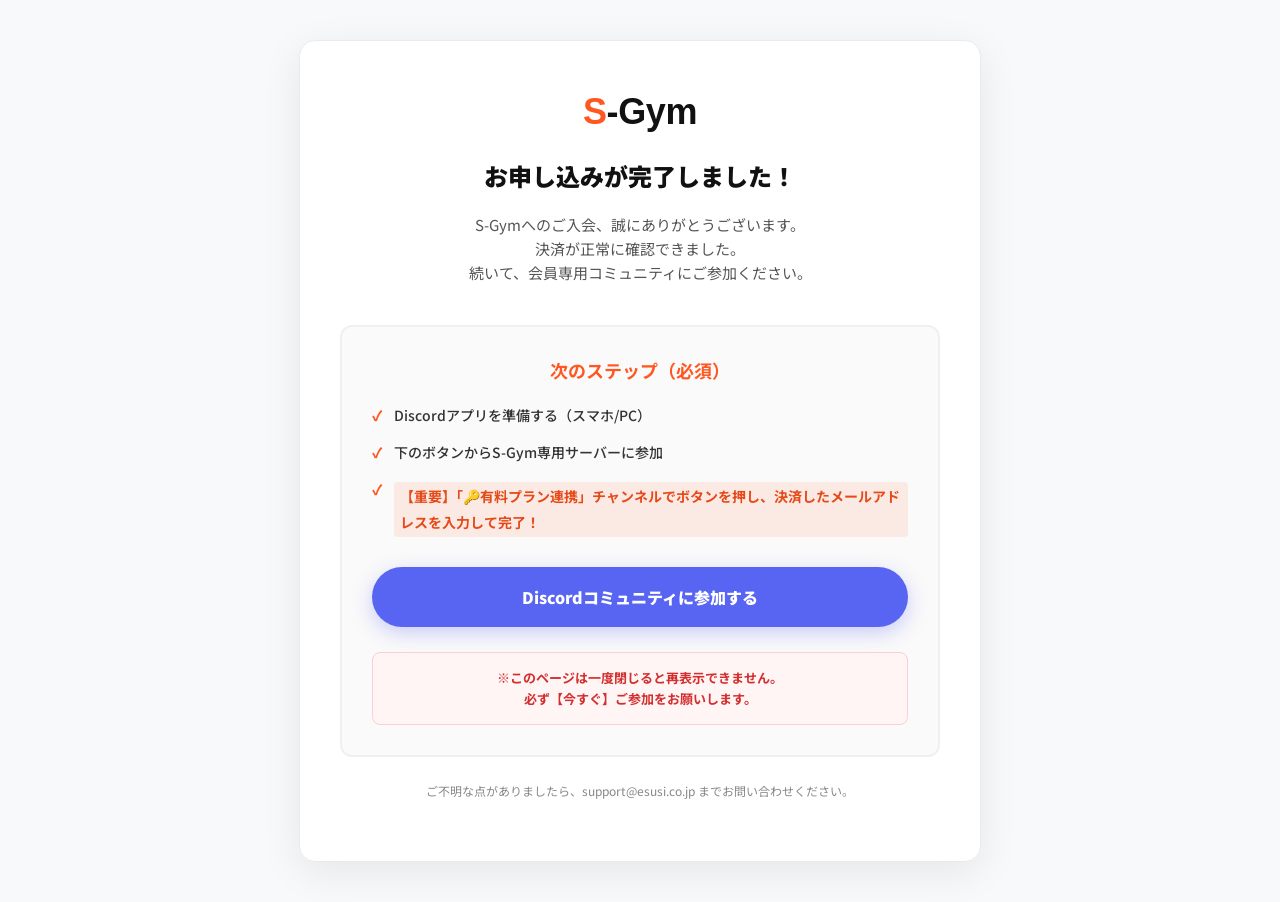
<file: thanks.html>
<!DOCTYPE html>
<html lang="ja">

<head>
  <script async src="https://www.googletagmanager.com/gtag/js?id=G-KS00Y7PE0N"></script>
  <script src="js/analytics.js"></script>
  <meta charset="UTF-8">
  <meta name="viewport" content="width=device-width, initial-scale=1.0">
  <link rel="icon" type="image/svg+xml" href="img/sgym-icon.svg">
  <title>お申し込み完了 | S-Gym</title>
  <link rel="preconnect" href="https://fonts.googleapis.com">
  <link rel="preconnect" href="https://fonts.gstatic.com" crossorigin>
  <link href="https://fonts.googleapis.com/css2?family=Noto+Sans+JP:wght@400;500;700;900&amp;display=swap" rel="stylesheet">
  <link rel="stylesheet" href="css/pages/thanks.css">
</head>

<body>

  <div class="thanks-wrapper">
    <div class="thanks-container">

      <div class="thanks-logo"><span>S</span>-Gym</div>

      <h1 class="thanks-title">お申し込みが完了しました！</h1>

      <p class="thanks-desc">
        S-Gymへのご入会、誠にありがとうございます。<br>
        決済が正常に確認できました。<br>
        続いて、会員専用コミュニティにご参加ください。
      </p>

      <div class="discord-box">
        <div class="step-title">次のステップ（必須）</div>
        <ul class="step-list">
          <li>Discordアプリを準備する（スマホ/PC）</li>
          <li>下のボタンからS-Gym専用サーバーに参加</li>
          <li><strong>【重要】「🔑有料プラン連携」チャンネルでボタンを押し、決済したメールアドレスを入力して完了！</strong></li>
        </ul>

        <a href="https://discord.gg/xFJdz4RGxR" class="discord-btn" target="_blank" rel="noopener noreferrer">
          Discordコミュニティに参加する
        </a>

        <p class="warning-text">
          ※このページは一度閉じると再表示できません。<br>必ず【今すぐ】ご参加をお願いします。
        </p>
      </div>

      <p class="footer-text">
        ご不明な点がありましたら、support@esusi.co.jp までお問い合わせください。
      </p>

    </div>
  </div>

</body>

</html>
</file>
<file: css/base.css>
/* =========================================
           1. Variables & Base (基本設定) - s-gym版
        ========================================= */
        
:root {
    --bg-base: #ffffff;
    --bg-surface: #f8f9fa;
    --primary-color: #ff4d00; /* ★ ここに赤みオレンジを設定 */
    --text-main: #2b2b2b;
    --text-muted: #666666;
    --border-color: #e5e5e5;
}

html {
    scroll-behavior: smooth;
    overflow-x: hidden;
}

* {
    margin: 0;
    padding: 0;
    box-sizing: border-box;
}

body {
    font-family: 'Noto Sans JP', sans-serif;
    color: var(--text-main);
    background-color: var(--bg-base);
    line-height: 1.7;
    letter-spacing: 0.05em;
    overflow-x: hidden;
}

img {
    max-width: 100%;
    height: auto;
    display: block;
}

.font-en {
    font-family: 'Oswald', sans-serif;
    text-transform: uppercase;
    font-weight: 700; /* ジムのLPらしく、英語フォントは太くしてパンチを出す */
}
</file>
<file: css/style.css>
/* =========================================
   2. Common Parts (共通パーツ)
========================================= */

.section-header {
    text-align: center;
    margin-bottom: 40px;
    position: relative;
    padding-top: 30px;
}

.section-header .bg-text {
    position: absolute;
    top: 0;
    left: 50%;
    transform: translateX(-50%);
    font-size: clamp(32px, 10vw, 100px);
    color: rgba(0, 0, 0, 0.03);
    font-weight: 700;
    letter-spacing: 0.1em;
    white-space: nowrap;
    z-index: 0;
}

.section-title {
    position: relative;
    z-index: 1;
    font-size: clamp(18px, 5vw, 32px);
    font-weight: 900;
    letter-spacing: 0.05em;
    color: var(--text-main);
    line-height: 1.4;
}

.section-title::after {
    content: '';
    display: block;
    width: 30px;
    height: 3px;
    background-color: var(--primary-color); /* 赤に変更 */
    margin: 12px auto 0;
    border-radius: 2px;
}

.text-primary {
    color: var(--primary-color);
}

.comp-note {
    font-size: 11px;
    font-weight: normal;
}

.comp-note-ja {
    font-family: 'Noto Sans JP', sans-serif;
}

.sgym-cell-price {
    color: var(--primary-color);
    font-size: 20px;
    font-weight: 900;
}

.sgym-cell-strong {
    font-weight: 900;
}

/* =========================================
    4. Hero Section (ファーストビュー)
========================================= */
.hero {
    position: relative;
    height: 100dvh;
    display: flex;
    justify-content: center;
    align-items: center;
    overflow: hidden;
    background-color: #111;
    padding-top: 60px;
}

.hero,
.hero * {
    animation: none !important;
    transition: none !important;
    transform: none;
    opacity: 1;
}

.hero-bg {
    position: absolute;
    top: 0;
    left: 0;
    width: 100%;
    height: 100%;
    background: url('../img/fv.webp') center/cover no-repeat;
    z-index: 0;
}

/* ★修正：SP/PC統一の暗幕グラデーション */
.hero-bg::after {
    content: '';
    position: absolute;
    top: 0;
    left: 0;
    width: 100%;
    height: 100%;
    background: linear-gradient(to bottom, rgba(0, 0, 0, 0.7) 0%, rgba(0, 0, 0, 0.4) 100%) !important;
}

.hero-content {
    position: relative;
    z-index: 1;
    padding: 0 20px;
    width: 100%;
    max-width: 1000px;
    text-align: center;
}

.hero-content * {
    text-shadow: none;
    filter: none;
}

.sp-copy {
    display: none;
}

.hero-catch-sub {
    font-size: 12px;
    font-weight: 700;
    letter-spacing: 0.1em;
    margin-bottom: 8px;
    color: #fff;
}

.hero-catch-main {
    font-size: clamp(20px, 6vw, 40px);
    font-weight: 900;
    letter-spacing: 0.05em;
    margin-bottom: 20px;
    color: #fff;
    border-bottom: 3px solid var(--primary-color);
    display: inline-block;
    padding-bottom: 4px;
}

.hero-title {
    font-size: clamp(24px, 7vw, 64px);
    font-weight: 900;
    line-height: 1.35;
    margin-bottom: 35px;
    color: #fff;
}

.hero-title span {
    color: var(--primary-color);
}

.hero-title .pc-copy,
.hero-title .sp-copy {
    color: #fff;
}

.hero-logo-img {
    height: clamp(35px, 9vw, 55px);
    width: auto;
    display: block;
}

.hero-brand {
    position: relative;
    margin-top: 15px; 
}

.hero-brand h2 {
    font-size: clamp(48px, 12vw, 100px); 
    line-height: 0.9;
    font-weight: 900;
    color: #fff;
    letter-spacing: -0.01em;
    filter: none;
    text-transform: capitalize; 
}

.hero-brand h2 span {
    color: var(--primary-color);
    filter: none;
}

.hero-ruby {
    display: block;
    font-size: clamp(14px, 2.5vw, 18px); 
    font-weight: 900;
    color: #fff;
    letter-spacing: 0.5em; 
    margin-top: 15px;
    padding-left: 5px;
}

/* =========================================
   5. Concept Movie (動画セクション)
========================================= */
.concept-movie {
    padding: 40px 20px 20px;
    background-color: var(--bg-base);
}

.movie-container {
    max-width: 800px;
    margin: 0 auto;
}

.video-wrapper {
    position: relative;
    width: 100%;
    padding-top: 56.25%;
    border-radius: 12px;
    overflow: hidden;
    box-shadow: 0 10px 30px rgba(0, 0, 0, 0.08);
    border: 3px solid #fff;
}

.video-wrapper iframe,
.video-wrapper video {
    position: absolute;
    top: 0; left: 0; width: 100%; height: 100%;
    border: none;
}

.dummy-video {
    position: absolute;
    top: 0; left: 0; width: 100%; height: 100%;
    background: url('https://img.youtube.com/vi/SGp6tvWLYSo/maxresdefault.jpg') center/cover;
    display: flex;
    justify-content: center;
    align-items: center;
    cursor: pointer;
    z-index: 1;
}

.dummy-video::after {
    content: '';
    position: absolute;
    top: 0; left: 0; width: 100%; height: 100%;
    background: rgba(0, 0, 0, 0.4);
}

.play-btn {
    position: relative;
    z-index: 2;
    width: 60px;
    height: 60px;
    background: var(--primary-color); /* 赤に変更 */
    color: #fff;
    border-radius: 50%;
    display: flex;
    justify-content: center;
    align-items: center;
    font-size: 24px;
    padding-left: 4px; 
    box-shadow: 0 5px 15px rgba(230, 0, 18, 0.4); /* 赤い影に変更 */
    transition: transform 0.2s;
}

.dummy-video:hover .play-btn {
    transform: scale(1.1);
}

.movie-caption {
    text-align: center;
    margin-top: 15px;
    font-weight: 700;
    color: var(--primary-color);
    font-size: 13px;
}

.movie-cta-wrap {
    margin-top: 50px;
    text-align: center;
    padding: 0 20px;
}

.movie-cta-lead {
    font-size: 16px;
    font-weight: 900;
    color: var(--primary-color); /* 赤に変更 */
    margin-bottom: 15px;
    letter-spacing: 0.05em;
}

.btn-primary {
    display: inline-flex;
    flex-direction: column;
    justify-content: center;
    align-items: center;
    /* ジムらしい力強い赤グラデーションに変更 */
    background: linear-gradient(135deg, #ff3333 0%, #cc0000 100%);
    color: #fff;
    text-decoration: none;
    padding: 15px 40px 20px;
    border-radius: 50px;
    box-shadow: 0 8px 25px rgba(230, 0, 18, 0.4); /* 赤い影 */
    transition: all 0.3s ease;
    width: 100%;
    max-width: 400px;
    margin: 0 auto;
    position: relative;
    overflow: hidden;
    font-size: 22px;
    font-weight: 900;
    letter-spacing: 0.05em;
}

.btn-primary:hover {
    transform: translateY(-3px);
    box-shadow: 0 12px 30px rgba(230, 0, 18, 0.5);
}

.btn-primary .btn-sub {
    font-size: 12px;
    font-weight: 700;
    margin-bottom: 5px;
    opacity: 0.9;
}

.btn-primary::after {
    content: '';
    position: absolute;
    top: -50%; left: -60%; width: 20%; height: 200%;
    background: rgba(255, 255, 255, 0.4);
    transform: rotate(45deg);
    animation: btnShine 3s infinite;
}

/* =========================================
    7. Comparison (比較セクション)
========================================= */
.comparison {
    padding: 80px 20px;
    background: #fff;
}

.comp-table-wrap {
    max-width: 900px;
    margin: 0 auto;
    overflow-x: auto;
    background: #fff;
    border-radius: 12px;
    box-shadow: 0 5px 20px rgba(0, 0, 0, 0.05);
    -webkit-overflow-scrolling: touch;
}

table {
    width: 100%;
    border-collapse: collapse;
    text-align: center;
    min-width: 500px;
    font-size: 14px;
}

th, td {
    padding: 15px 10px;
    border-bottom: 1px solid var(--border-color);
    font-weight: 700;
}

th {
    background-color: #f1f3f5;
    color: var(--text-muted);
}

.col-sgym {
    color: var(--primary-color); /* 赤に変更 */
    font-size: 16px;
    background-color: #fff2f2; /* 薄い赤に変更 */
    border-bottom: 2px solid var(--primary-color) !important;
}

.sgym-cell {
    background-color: #fff2f2; /* 薄い赤に変更 */
    color: var(--text-main);
    border-left: 1px solid rgba(230, 0, 18, 0.2); /* 赤のボーダー */
    border-right: 1px solid rgba(230, 0, 18, 0.2);
}

.comp-sp-wrap {
    display: none;
}

/* =========================================
   8. Features (特徴セクション)
========================================= */
.features {
    padding: 80px 20px;
    background-color: #fff;
}

.feature-container {
    max-width: 1000px;
    margin: 0 auto;
}

.feature-row {
    display: flex;
    flex-direction: column;
    margin-bottom: 60px;
    background: var(--bg-surface);
    border-radius: 16px;
    box-shadow: 0 5px 20px rgba(0,0,0,0.03);
    position: relative;
}

.feature-img {
    width: 100%;
    height: 250px;
    overflow: hidden; 
    border-radius: 16px 16px 0 0;
}

.feature-img img {
    width: 100%; height: 100%; object-fit: cover;
}

.feature-content {
    padding: 30px 20px;
    position: relative;
}

.feature-num {
    position: absolute;
    top: 10px; right: 20px;
    font-size: 60px; font-weight: 700;
    color: rgba(230, 0, 18, 0.08); /* うっすら赤 */
    line-height: 1; z-index: 0;
    pointer-events: none; 
}

.feature-point-title {
    font-size: 20px; font-weight: 900; margin-bottom: 15px;
    color: var(--text-main); line-height: 1.4;
    position: relative; z-index: 1;
}

.feature-desc p {
    font-size: 14px; color: var(--text-muted);
    line-height: 1.6; position: relative; z-index: 1;
}

.feature-extra {
    max-width: 800px; margin: 60px auto 0;
}

.extra-card {
    display: flex; flex-direction: column;
    background: #fff; 
    border: 2px dashed var(--primary-color); /* 赤点線 */
    border-radius: 20px; position: relative;
}

.extra-img-wrap {
    width: 100%; height: 220px; position: relative;
    border-radius: 18px 18px 0 0; overflow: hidden; 
}

.extra-img-wrap img { width: 100%; height: 100%; object-fit: cover; }

.extra-modte-badge {
    position: absolute; bottom: -18px; left: 50%; transform: translateX(-50%);
    background: #E60012; color: #fff; font-size: 14px; font-weight: 900;
    padding: 8px 20px; border-radius: 50px;
    box-shadow: 0 4px 15px rgba(230, 0, 18, 0.4); z-index: 5; white-space: nowrap;
}

.extra-content { padding: 45px 20px 30px; }

.extra-badge {
    display: inline-block;
    background: var(--primary-color); /* 赤 */
    color: #fff; font-family: 'Oswald', sans-serif;
    padding: 3px 10px; font-size: 11px; font-weight: 700;
    border-radius: 4px; margin-bottom: 10px;
}

/* =========================================
   12. Flow (参加後の流れ)
========================================= */
.contents { background-color: #fff; padding: 80px 20px; }
.flow-wrap { max-width: 900px; margin: 0 auto; display: flex; flex-direction: column; gap: 30px; }
.flow-step {
    background: var(--bg-surface); border-radius: 16px; overflow: hidden;
    box-shadow: 0 5px 20px rgba(0, 0, 0, 0.05); display: flex; flex-direction: column;
}

.flow-img { width: 100%; background-color: #f1f3f5; display: flex; justify-content: center; align-items: center; aspect-ratio: 16 / 9; overflow: hidden; }
.flow-img img { width: 100%; height: 100%; object-fit: cover; object-position: center; display: block; }
.flow-img--pair { aspect-ratio: 16 / 10; gap: 10px; padding: 10px; background-color: #181a20; }
.flow-img--pair img { width: calc((100% - 10px) / 2); height: 100%; object-fit: contain; object-position: center top; padding: 0; border-radius: 10px; }
.flow-img--pair:has(img[hidden]) img:not([hidden]) { width: 100%; }
.flow-img--phone { aspect-ratio: 9 / 16; background-color: #181a20; }
.flow-img--phone img { object-fit: contain; object-position: center top; padding: 10px; box-sizing: border-box; }
.flow-text { padding: 25px 20px; }

.step-label {
    display: inline-block; font-family: 'Oswald', sans-serif; color: #fff;
    background-color: var(--primary-color); /* 赤 */
    padding: 4px 16px; border-radius: 20px; font-size: 14px;
    letter-spacing: 0.1em; margin-bottom: 12px; font-weight: 700;
}

.flow-text h3 { font-size: 18px; margin-bottom: 15px; line-height: 1.4; color: var(--text-main); }
.flow-text p { color: var(--text-muted); font-weight: 500; font-size: 14px; line-height: 1.6; }

/* =========================================
    13. FAQ (よくある質問)
========================================= */
.faq { padding: 80px 20px; max-width: 800px; margin: 0 auto; background: #fff; }
.faq-item { margin-bottom: 15px; background: var(--bg-surface); border-radius: 8px; overflow: hidden; }

.faq-q { padding: 20px; font-weight: 700; font-size: 15px; display: flex; align-items: flex-start !important; }
.faq-q::before {
    content: 'Q.'; font-family: 'Oswald', sans-serif;
    color: var(--primary-color); /* 赤 */
    font-size: 20px; margin-right: 15px; line-height: 1.4; margin-top: -2px;
}

.faq-a { padding: 0 20px 20px 20px; color: var(--text-muted); font-size: 14px; display: flex; align-items: flex-start !important; font-weight: 500; }
.faq-a::before { content: 'A.'; font-family: 'Oswald', sans-serif; color: #ccc; font-size: 20px; margin-right: 15px; line-height: 1.4; margin-top: -2px; }

/* =========================================
    14. CTA (購入エリア)
========================================= */
.cta {
    padding: 100px 20px; text-align: center;
    /* 全体に馴染む、うっすらとしたシルバー〜淡い赤グラデーション */
    background: linear-gradient(135deg, #fcfcfc 0%, #fff2f2 100%);
    color: #333; position: relative; overflow: hidden;
}

.cta::before {
    content: ''; position: absolute; top: 50%; left: 50%; transform: translate(-50%, -50%);
    width: 800px; height: 800px;
    background: radial-gradient(circle, rgba(230, 0, 18, 0.05) 0%, transparent 70%); /* 赤いオーラ */
    pointer-events: none; z-index: 0;
}

.cta-inner { position: relative; z-index: 10; max-width: 800px; margin: 0 auto; }
.cta-lead { color: var(--primary-color); font-weight: 900; letter-spacing: 0.1em; margin-bottom: 15px; font-size: clamp(14px, 3vw, 16px); }
.cta-title { font-size: clamp(28px, 6vw, 42px); font-weight: 900; margin-bottom: 50px; line-height: 1.3; color: #000; }

.price-box {
    background: #fff;
    border: 2px solid rgba(230, 0, 18, 0.1); /* 赤いフチ */
    padding: 40px 20px; border-radius: 16px; max-width: 400px; margin: 0 auto 50px;
    box-shadow: 0 15px 35px rgba(230, 0, 18, 0.08); /* 赤い影 */
}

.price-label { font-size: 14px; font-weight: 900; letter-spacing: 0.1em; color: var(--primary-color); margin-bottom: 15px; }
.price-main { font-size: 18px; font-weight: 900; display: flex; justify-content: center; align-items: baseline; gap: 5px; color: #000; }

.price-number {
    font-size: 64px; color: var(--primary-color); /* 赤 */
    line-height: 1; font-family: 'Oswald', sans-serif;
    text-shadow: 0 4px 10px rgba(230, 0, 18, 0.2); 
}

.price-sub { font-size: 13px; color: #666; font-weight: 700; margin-top: 15px; letter-spacing: 0.05em; }

.btn-lrg {
    display: inline-flex; flex-direction: column; justify-content: center; align-items: center;
    background: linear-gradient(135deg, #ff3333 0%, #cc0000 100%); /* ジム用の強い赤 */
    color: #fff; text-decoration: none; padding: 20px 40px; border-radius: 50px;
    box-shadow: 0 10px 30px rgba(230, 0, 18, 0.4); transition: all 0.3s ease;
    width: 100%; max-width: 500px; margin: 0 auto; position: relative; overflow: hidden;
    font-size: 24px; font-weight: 900; letter-spacing: 0.05em;
}

.btn-lrg:hover { transform: translateY(-5px) scale(1.02); box-shadow: 0 15px 40px rgba(230, 0, 18, 0.6); }
.btn-lrg .btn-sub { font-size: 13px; font-weight: 700; margin-bottom: 5px; opacity: 0.9; }

.btn-lrg::after {
    content: ''; position: absolute; top: -50%; left: -60%; width: 20%; height: 200%;
    background: rgba(255, 255, 255, 0.4); transform: rotate(45deg); animation: btnShine 3s infinite;
}

.cta-note { margin-top: 25px; font-size: 14px; color: #888; font-weight: 700; }

/* =========================================
    15. Footer (フッター)
========================================= */
.footer { background-color: var(--bg-surface); padding: 60px 20px 40px; border-top: 1px solid var(--border-color); text-align: center; }
.footer-inner { max-width: 1000px; margin: 0 auto; }
.footer-logo { margin: 0 auto 30px auto; display: inline-block; }
.footer-logo a { display: block; }
.footer-logo img { height: 36px; width: auto; margin: 0 auto; display: block; filter: grayscale(100%) opacity(0.7); transition: all 0.3s ease; }
.footer-logo a:hover img { filter: grayscale(0%) opacity(1); }
.footer-menu { list-style: none; display: flex; justify-content: center; flex-wrap: wrap; gap: 15px 30px; margin-bottom: 40px; }
.footer-menu a { color: var(--text-muted); text-decoration: none; font-size: 13px; font-weight: 700; letter-spacing: 0.05em; transition: color 0.3s ease; }
.footer-menu a:hover { color: var(--primary-color); } /* 赤に変更 */
.footer-copyright { color: #aaaaaa; font-size: 12px; letter-spacing: 0.1em; }

/* =========================================
16. Media Queries (PC用レイアウト・レスポンシブ一括設定)
========================================= */
@media (min-width: 768px) {
    .section-header .bg-text { font-size: clamp(50px, 10vw, 100px); }
    .section-title { font-size: clamp(24px, 5vw, 32px); }
    .header-inner { padding: 15px 40px; }
    .header-logo img { height: 44px; }
    .header-nav { display: block; }
    .header-btn { display: inline-block; }
    .hamburger { display: none; }
    .mobile-nav { display: none !important; }
    
    .hero-content { text-align: center; }
    .hero-bg::after { background: linear-gradient(to right, rgba(255, 255, 255, 0.7) 0%, rgba(255, 255, 255, 0.1) 100%); }
    .hero-logo-img { height: 55px; margin: 0 auto; }
    .hero-catch-main { font-size: 40px; }
    .hero-title { font-size: 64px; }

    .problems { padding: 80px 20px; }
    .marker { padding: 0 4px; }

    /* Features 関連 PC */
    .feature-row { flex-direction: row; background: transparent; box-shadow: none; align-items: center; gap: 60px; margin-bottom: 120px; }
    .feature-row:nth-child(even) { flex-direction: row-reverse; }
    .feature-img { width: 50%; height: 380px; border-radius: 24px; box-shadow: 0 15px 45px rgba(0,0,0,0.1); }
    .feature-content { width: 50%; padding: 0; }
    .feature-num { font-size: 140px; top: -50px; left: -30px; right: auto; }
    .feature-row:nth-child(even) .feature-num { left: auto; right: -30px; }
    .feature-point-title { font-size: 28px; margin-bottom: 25px; }
    .feature-desc p { font-size: 16px; }
    .feature-extra { max-width: 900px; margin-top: 100px; }
    .extra-card { flex-direction: row; align-items: stretch; text-align: left; }
    .extra-img-wrap { width: 40%; height: auto; min-height: 300px; border-radius: 18px 0 0 18px; }
    .extra-modte-badge { bottom: 30px; right: -25px; left: auto; transform: none; }
    .extra-content { width: 60%; padding: 50px 60px; display: flex; flex-direction: column; justify-content: center; align-items: flex-start; }

    /* Flow 関連 PC */
    .flow-wrap { gap: 60px; }
    .flow-step { flex-direction: row; align-items: center; background: transparent; box-shadow: none; }
    .flow-step:nth-child(even) { flex-direction: row-reverse; }
    .flow-img { width: 45%; height: auto; border-radius: 16px; box-shadow: 0 10px 30px rgba(0, 0, 0, 0.08); }
    .flow-img--pair { width: 45%; max-height: none; }
    .flow-img--phone { width: 36%; max-height: 560px; }
    .flow-text { width: 55%; padding: 0 40px; }
    .flow-text h3 { font-size: 22px; }
    .flow-text p { font-size: 15px; }

    .feature-grid { grid-template-columns: repeat(3, 1fr); }

    table { font-size: 16px; }
    th, td { padding: 20px 15px; }
    .col-sgym { font-size: 20px; }

    .btn { display: inline-block; width: auto; padding: 20px 60px; font-size: 18px; }
    .price-box { font-size: 20px; padding: 30px 60px; }
    .price-box span { font-size: 64px; }
    
    .footer { padding: 80px 40px 40px; }
    .footer-logo img { height: 44px; }
    .footer-menu { gap: 40px; }
}

@media screen and (max-width: 767px) {
    .problem-list { -webkit-overflow-scrolling: touch; }
    .movie-cta-lead { font-size: 14px; line-height: 1.6; }
    .btn-primary { font-size: 18px; padding: 12px 20px 15px; }
    .btn-primary .btn-sub { font-size: 11px; }

    .hero {
        padding-top: 40px;
    }

    .hero-content {
        padding: 0 16px;
    }

    .pc-copy {
        display: none;
    }

    .sp-copy {
        display: inline;
    }

    .hero-catch-main {
        font-size: clamp(30px, 9.6vw, 40px);
        line-height: 1.25;
        margin-bottom: 28px;
        border-bottom-width: 4px;
        padding-bottom: 8px;
    }

    .hero-title {
        font-size: clamp(38px, 11.4vw, 48px);
        line-height: 1.35;
        margin-bottom: 42px;
    }

    .hero-brand h2 {
        font-size: clamp(72px, 20vw, 92px);
    }

    .hero-ruby {
        font-size: clamp(18px, 5vw, 24px);
        margin-top: 18px;
    }

    .comparison {
        padding: 64px 16px;
    }

    .comp-table-wrap {
        display: none;
    }

    .comp-sp-wrap {
        display: block;
        max-width: 430px;
        margin: 0 auto;
        background: #fff;
        border-radius: 2px;
        box-shadow: 0 10px 30px rgba(0, 0, 0, 0.08);
        overflow: hidden;
    }

    .comp-sp-table {
        width: 100%;
        min-width: 0;
        table-layout: fixed;
        border-collapse: collapse;
        text-align: center;
        font-size: 13px;
    }

    .comp-sp-table th,
    .comp-sp-table td {
        padding: 14px 8px;
        border: 1px solid #e3e3e3;
        font-weight: 900;
        line-height: 1.45;
        letter-spacing: 0;
        word-break: keep-all;
        overflow-wrap: anywhere;
    }

    .comp-sp-table thead th {
        background: #f1f2f4;
        color: #666;
        font-size: 14px;
        border-top: 0;
    }

    .comp-sp-table thead th:first-child {
        width: 25%;
    }

    .comp-sp-table thead th:nth-child(2) {
        width: 36%;
    }

    .comp-sp-table thead th:nth-child(3) {
        width: 39%;
        background: #fff5eb;
        color: var(--primary-color);
        border-bottom: 3px solid var(--primary-color);
        font-size: 19px;
        font-family: 'Oswald', 'Noto Sans JP', sans-serif;
        letter-spacing: 0.03em;
    }

    .comp-sp-table thead span {
        display: block;
        margin-top: 2px;
        font-size: 11px;
        font-family: 'Noto Sans JP', sans-serif;
        letter-spacing: 0;
    }

    .comp-sp-table tbody th {
        background: #f1f2f4;
        color: #666;
        font-size: 14px;
    }

    .comp-sp-table tbody td {
        background: #fff;
        color: #222;
        font-size: 14px;
    }

    .comp-sp-table tbody td:nth-child(3) {
        background: #fff5eb;
        color: #222;
        border-color: #ffd8b8;
        font-size: 15px;
    }

    .comp-sp-table tbody tr:first-child td:nth-child(3) {
        color: var(--primary-color);
        font-size: 20px;
        line-height: 1.25;
    }

    .comp-sp-table tbody td:nth-child(3) span {
        color: var(--primary-color);
    }

    /* スマホ表示の細かいズレ・余白修正 */
    .btn-lrg { padding: 15px 20px; font-size: 20px; }
    .btn-lrg .btn-sub { font-size: 11px; line-height: 1.4; }
    .section-title { font-size: 22px !important; line-height: 1.4; }
    .movie-catch { font-size: 18px !important; }
    .sp-br { display: block; }
}

.sp-br { display: none; }

/* =========================================
   3. Header & Navigation (ヘッダー)
========================================= */

/* --- ヘッダーのベース（すりガラス・固定） --- */
.header {
    position: fixed;
    top: 0;
    left: 0;
    width: 100%;
    z-index: 1000;
    /* 今風のすりガラスエフェクト */
    background: rgba(255, 255, 255, 1);
    backdrop-filter: blur(10px);
    -webkit-backdrop-filter: blur(10px);
    box-shadow: 0 2px 15px rgba(0, 0, 0, 0.05);
    transition: all 0.3s ease;
}

.header-inner {
    max-width: 1200px;
    margin: 0 auto;
    padding: 12px 20px;
    display: flex;
    align-items: center;
}

/* --- 左側：ロゴ画像 --- */
.header-logo {
    margin: 0;
    margin-right: auto;
    line-height: 1;
}

.header-logo img {
    height: 75px;
    width: auto;
    display: block;
}

/* --- 中央：PC用ナビメニュー --- */
.header-nav {
    margin-right: 30px;
}

.header-nav ul {
    display: flex;
    list-style: none;
    gap: 40px;
    margin: 0;
    padding: 0;
}

.header-nav a {
    text-decoration: none;
    font-size: 15px;
    font-weight: 700;
    color: var(--text-main, #333);
    letter-spacing: 0.05em;
    padding-bottom: 5px;
    position: relative;
    transition: color 0.3s;
}

/* ホバー時の赤みオレンジ下線アニメーション */
.header-nav a::after {
    content: '';
    position: absolute;
    bottom: 0;
    left: 50%;
    width: 0;
    height: 2px;
    background-color: var(--primary-color, #ff4d00); /* 赤みオレンジに変更 */
    transition: all 0.3s;
    transform: translateX(-50%);
}

.header-nav a:hover {
    color: var(--primary-color, #ff4d00); /* 赤みオレンジに変更 */
}

.header-nav a:hover::after {
    width: 100%;
}

/* --- 右側：サロンへ入会するボタン --- */
.header-btn {
    background: var(--primary-color, #ff4d00); /* 赤みオレンジに変更 */
    color: #fff;
    text-decoration: none;
    padding: 10px 24px;
    border-radius: 50px;
    font-size: 14px;
    font-weight: 700;
    transition: all 0.3s;
    box-shadow: 0 4px 10px rgba(255, 77, 0, 0.3); /* 影も赤みオレンジに */
}

.header-btn:hover {
    background: #e63e00; /* ホバー時は少しだけ暗い赤みオレンジ */
    transform: translateY(-2px);
    box-shadow: 0 6px 15px rgba(255, 77, 0, 0.4);
}

/* --- ハンバーガーボタン（PCでは非表示） --- */
.hamburger {
    display: none;
    background: none;
    border: none;
    cursor: pointer;
    width: 30px;
    height: 20px;
    position: relative;
    z-index: 1001;
    padding: 0;
}

.hamburger span {
    position: absolute;
    left: 0;
    width: 100%;
    height: 2px;
    background-color: #333;
    border-radius: 2px;
    transition: all 0.3s ease;
}

.hamburger span:nth-of-type(1) { top: 0; }
.hamburger span:nth-of-type(2) { top: 9px; }
.hamburger span:nth-of-type(3) { bottom: 0; }

/* --- モバイルナビ（PCでは非表示） --- */
.mobile-nav {
    display: none;
}

/* =========================================
   スマホ用レスポンシブ（767px以下）
========================================= */
@media (max-width: 767px) {
    .header-inner {
        max-width: none;
        padding: 8px 14px 8px 6px;
    }

    .header-logo {
        margin-left: 0;
        margin-right: auto;
    }

    .header-logo img {
        height: 40px;
    }

    .header-nav { display: none; }
    .header-btn { display: none; }
    .hamburger { display: block; }

    .mobile-nav {
        display: block;
        position: fixed;
        top: 0;
        left: 0;
        width: 100%;
        height: 100vh;
        background: rgba(255, 255, 255, 0.98);
        padding-top: 100px;
        transform: translateX(100%);
        transition: transform 0.3s ease;
        z-index: 999;
    }

    .mobile-nav.is-active {
        transform: translateX(0);
    }

    .mobile-nav ul {
        list-style: none;
        padding: 0;
        margin: 0;
        text-align: center;
    }

    .mobile-nav li {
        margin-bottom: 30px;
    }

    .mobile-nav a {
        color: #333;
        font-size: 18px;
        font-weight: 700;
        text-decoration: none;
        display: inline-block;
    }

    .hamburger.is-active span:nth-of-type(1) {
        transform: translateY(9px) rotate(45deg);
    }
    .hamburger.is-active span:nth-of-type(2) {
        opacity: 0;
    }
    .hamburger.is-active span:nth-of-type(3) {
        transform: translateY(-9px) rotate(-45deg);
    }
}

body.no-scroll {
    overflow: hidden;
    height: 100%;
}

/* =========================================
   Footer
========================================= */
.site-footer {
    text-align: center;
    padding: 40px 20px;
    background: #111;
    color: #666;
    font-size: 12px;
    border-top: 1px solid #222;
}

.site-footer-links {
    margin-bottom: 20px;
    display: flex;
    justify-content: center;
    gap: 20px;
    flex-wrap: wrap;
}

.site-footer-links a {
    color: #888;
    text-decoration: none;
    transition: color 0.3s;
}

.site-footer-links a:hover {
    color: var(--primary-color);
}

.site-footer-links span {
    color: #444;
}

/* =========================================
    6. Problems (お悩みセクション)
========================================= */
.problems {
    padding: 60px 20px;
    background-color: var(--bg-surface);
    position: relative;
    text-align: center;
}

.problem-wrap {
    max-width: 650px;
    margin: 0 auto;
    position: relative;
    z-index: 1;
}

.problem-list {
    list-style: none;
    background: #fff;
    padding: 40px 30px;
    border-radius: 12px;
    box-shadow: 0 10px 40px rgba(0, 0, 0, 0.05);
    position: relative;
    overflow: hidden;
    text-align: left;
}

.problem-list::before {
    content: '';
    position: absolute;
    top: 0;
    left: 0;
    width: 100%;
    height: 5px;
    background: var(--primary-color, #ff4d00); /* 赤みオレンジに変更 */
}

.problem-list li {
    position: relative;
    padding-left: 35px;
    margin-bottom: 25px;
    font-size: 16px;
    font-weight: 700;
    color: var(--text-main);
    line-height: 1.6;
    letter-spacing: 0.02em;
}

.problem-list li:last-child {
    margin-bottom: 0;
}

.problem-list li::before {
    content: '';
    position: absolute;
    left: 0;
    top: 4px;
    width: 22px;
    height: 22px;
    background-color: #fff2ee; /* 赤みオレンジに合う薄い背景色 */
    border-radius: 50%;
    border: 2px solid var(--primary-color, #ff4d00); /* 赤みオレンジに変更 */
}

.problem-list li::after {
    content: '';
    position: absolute;
    left: 8px;
    top: 9px;
    width: 5px;
    height: 10px;
    border-right: 2px solid var(--primary-color, #ff4d00); /* 赤みオレンジに変更 */
    border-bottom: 2px solid var(--primary-color, #ff4d00); /* 赤みオレンジに変更 */
    transform: rotate(45deg);
}

.marker {
    /* マーカーの色も赤みオレンジに（rgba値で透過） */
    background: linear-gradient(transparent 60%, rgba(255, 77, 0, 0.3) 60%);
    display: inline;
    padding: 0 2px;
}

.problem-solution {
    max-width: 600px;
    margin: 0 auto;
    text-align: center;
    margin-top: -10px;
    position: relative;
    z-index: 2;
}

.triangle-down {
    width: 0;
    height: 0;
    border-left: 20px solid transparent;
    border-right: 20px solid transparent;
    border-top: 25px solid #fff;
    margin: 0 auto 20px;
    filter: drop-shadow(0 5px 10px rgba(0, 0, 0, 0.06));
}

.solution-sub {
    font-size: 14px;
    font-weight: 700;
    color: var(--text-muted);
    margin-bottom: 5px;
    letter-spacing: 0.1em;
}

.solution-main {
    font-size: clamp(20px, 5vw, 28px);
    font-weight: 900;
    color: var(--text-main);
    letter-spacing: 0.05em;
}

.solution-main span {
    color: var(--primary-color, #ff4d00); /* 赤みオレンジに変更 */
    font-size: 1.3em;
    display: inline-block;
    margin: 0 5px;
    text-shadow: 0 2px 10px rgba(255, 77, 0, 0.2); /* 影も赤みオレンジに */
}

/* =========================================
   Coming Soon動画エリア
========================================= */
.coming-soon-wrap {
    position: absolute;
    top: 0; 
    left: 0; 
    width: 100%; 
    height: 100%;
    background: #111; /* ジムらしい黒 */
    display: flex;
    justify-content: center;
    align-items: center;
}

.coming-soon-text {
    color: #fff;
    font-family: 'Oswald', sans-serif;
    font-size: clamp(24px, 6vw, 48px);
    font-weight: 700;
    letter-spacing: 0.1em;
    /* 赤みオレンジのネオン風の光でカッコよく */
    text-shadow: 0 0 20px rgba(255, 77, 0, 0.6); 
}

/* =========================================
   10. Before/After (変化セクション)
========================================= */
.before-after {
    padding: 80px 20px;
    background-color: #111; /* ジムらしく黒背景でバキッと見せる */
    color: #fff;
    overflow: hidden;
}

/* 黒背景なのでタイトル文字を白に上書き */
.before-after .section-title {
    color: #fff;
}

.swipe-hint {
    text-align: center;
    font-size: 14px;
    color: #aaa;
    margin-bottom: 20px;
    animation: pulse 2s infinite; /* ふわふわ点滅してスワイプを促す */
}

@keyframes pulse {
    0%, 100% { opacity: 1; }
    50% { opacity: 0.5; }
}

.ba-slider {
    display: flex;
    gap: 20px;
    overflow-x: auto;
    padding-bottom: 20px;
    scroll-snap-type: x mandatory; /* スワイプでピタッと止まる */
    -webkit-overflow-scrolling: touch;
}

/* スクロールバーを隠す（スマホで綺麗に見せるため） */
.ba-slider::-webkit-scrollbar { display: none; }

.ba-slide {
    flex: 0 0 85%; /* スマホ時は画面の85%の幅 */
    max-width: 500px;
    scroll-snap-align: center;
    background: #222; /* ダークグレーのカード */
    border-radius: 12px;
    padding: 15px;
}

.ba-images {
    display: flex;
    gap: 10px;
    margin-bottom: 15px;
}

.ba-box {
    flex: 1;
    position: relative;
}

.ba-label {
    position: absolute;
    top: 10px;
    left: 10px;
    background: var(--primary-color, #ff4d00); /* 赤みオレンジ */
    color: #fff;
    font-size: 12px;
    font-weight: 700;
    padding: 4px 10px;
    border-radius: 4px;
    z-index: 2;
    font-family: 'Oswald', sans-serif;
}

.ba-box img {
    width: 100%;
    height: 250px;
    object-fit: cover;
    border-radius: 8px;
}

.ba-text {
    font-size: 14px;
    font-weight: 700;
    line-height: 1.6;
    color: #ddd;
}

/* Before/After PC版 */
    .ba-slider {
        justify-content: center; /* PCなら中央寄せ */
    }
    .ba-slide {
        flex: 0 0 45%; /* PCなら2列くらいで並ぶサイズ感 */
    }
    .ba-box img {
        height: 350px; /* PCなら画像を少し縦長に見せる */
    }

/* =========================================
   10. Before/After (変化セクション) - SP最適化版
========================================= */
.before-after {
    padding: 80px 20px;
    background-color: #111; /* ジムらしく黒背景でバキッと見せる */
    color: #fff;
    overflow: hidden;
}

/* 黒背景なのでタイトル文字を白に上書き */
.before-after .section-title {
    color: #fff;
}

.swipe-hint {
    text-align: center;
    font-size: 12px;
    color: #aaa;
    margin-bottom: 20px;
    font-weight: 700;
    animation: pulse 2s infinite; /* ふわふわ点滅してスワイプを促す */
}

@keyframes pulse {
    0%, 100% { opacity: 1; }
    50% { opacity: 0.5; }
}

.ba-slider {
    display: flex;
    gap: 20px;
    overflow-x: auto; /* 横スワイプを有効に */
    padding-bottom: 20px;
    scroll-snap-type: x mandatory; /* スワイプでピタッと止まる */
    -webkit-overflow-scrolling: touch; /* iOS Safari用なめらかスクロール */
}

/* スクロールバーを隠す（スマホで綺麗に見せるため） */
.ba-slider::-webkit-scrollbar { display: none; }

.ba-slide {
    flex: 0 0 85%; /* スマホ時は画面の85%の幅でカードを表示 */
    max-width: 450px; /* PCでの最大幅 */
    scroll-snap-align: center;
    background: #222; /* ダークグレーのカード */
    border-radius: 12px;
    padding: 15px;
}

/* ▼▼▼ スマホ最適化： Before と After を縦並びに ▼▼▼ */
.ba-images {
    display: flex;
    flex-direction: column; /* スマホでは縦並び */
    gap: 10px;
    margin-bottom: 15px;
}

.ba-box {
    position: relative;
    width: 100%;
}

.ba-label {
    position: absolute;
    top: 10px;
    left: 10px;
    background: var(--primary-color, #ff4d00); /* 赤みオレンジ */
    color: #fff;
    font-size: 11px;
    font-weight: 700;
    padding: 3px 8px;
    border-radius: 4px;
    z-index: 2;
    font-family: 'Oswald', sans-serif;
    letter-spacing: 0.05em;
}

.ba-box img {
    width: 100%;
    height: auto; /* 高さは自動（画像の比率を維持） */
    max-height: 250px; /* スマホで縦長になりすぎないよう最大高さを設定 */
    object-fit: cover; /* 画像の比率によっては切り抜かれるが、枠いっぱいに表示 */
    border-radius: 8px;
}

.ba-text {
    font-size: 13px;
    font-weight: 700;
    line-height: 1.6;
    color: #ddd;
    padding: 0 5px;
}

/* =========================================
   PC画面用（768px以上）のレイアウト調整
========================================= */
@media (min-width: 768px) {
    .ba-slider {
        justify-content: center; /* PCなら中央寄せ */
    }

    .ba-slide {
        flex: 0 0 45%; /* PCなら2列くらいで並ぶサイズ感 */
        padding: 20px;
    }

    /* PCでは横並びに戻す */
    .ba-images {
        flex-direction: row;
        gap: 15px;
    }
    
    .ba-box {
        flex: 1; /* 横幅を均等に */
    }

    .ba-box img {
        height: 350px; /* PCでは少し縦長に */
        max-height: none; /* 最大高さを解除 */
    }

    .ba-text {
        font-size: 14px;
        text-align: center;
    }
}

/* =========================================
   流れセクション (Flow) の画像調整
========================================= */

.flow-img {
    border-radius: 16px; /* 角丸を維持 */
    overflow: hidden;
    background-color: #f5f5f5; /* 画像がない・読み込み中のグレー背景 */
    box-shadow: 0 10px 30px rgba(0,0,0,0.05);
}

/* ★修正の肝：枠の中に画像を綺麗に収める */
.flow-img img {
    width: 100%;
    height: 100%;
    object-fit: cover;
    object-position: center;
    display: block;
}

.flow-img--pair {
    aspect-ratio: 16 / 10;
    display: flex;
    gap: 10px;
    padding: 10px;
    background-color: #181a20;
}

.flow-img--pair img {
    width: calc((100% - 10px) / 2);
    height: 100%;
    object-fit: contain;
    object-position: center top;
    padding: 0;
    border-radius: 10px;
}

.flow-img--pair:has(img[hidden]) img:not([hidden]) {
    width: 100%;
}

.flow-img--phone {
    aspect-ratio: 9 / 16;
    background-color: #181a20;
}

.flow-img--phone img {
    object-fit: contain;
    object-position: center top;
    padding: 10px;
    box-sizing: border-box;
}

/* 念のためSP（スマホ）用の幅も100%に指定 */
@media (max-width: 767px) {
    .flow-img {
        width: 100%;
    }
}
</file>
<file: css/pages/legal.css>
body {
  background-color: #f4f4f4;
  margin: 0;
  padding: 0;
}

.container {
  max-width: 850px;
  margin: 40px auto;
  padding: 40px;
  font-family: "Helvetica Neue", Arial, sans-serif;
  line-height: 1.8;
  color: #333;
  background: #fff;
  box-shadow: 0 4px 15px rgba(0, 0, 0, 0.1);
}

h1 {
  text-align: center;
  border-bottom: 3px solid #333;
  padding-bottom: 15px;
  margin-bottom: 40px;
  font-size: 28px;
}

h2 {
  font-size: 20px;
  border-left: 5px solid #ff4d00;
  margin-top: 40px;
  margin-bottom: 20px;
  background: #f9f9f9;
  padding: 5px 0 5px 15px;
}

h3 {
  font-size: 18px;
  margin-top: 25px;
  color: #ff4d00;
}

p,
li {
  font-size: 15px;
}

ul,
ol {
  padding-left: 20px;
}

table {
  width: 100%;
  border-collapse: collapse;
  margin-bottom: 40px;
  border: 1px solid #ddd;
}

th {
  width: 30%;
  background-color: #f8f9fa;
  padding: 15px;
  text-align: left;
  vertical-align: top;
  border: 1px solid #ddd;
  font-weight: bold;
}

td {
  padding: 15px;
  vertical-align: top;
  border: 1px solid #ddd;
}

.text-right {
  text-align: right;
  color: #666;
  font-size: 14px;
}

.text-center {
  text-align: center;
  margin-top: 50px;
}

.back-btn {
  display: inline-block;
  padding: 12px 24px;
  background-color: #333;
  color: #fff;
  text-decoration: none;
  border-radius: 5px;
  transition: background 0.3s;
}

.back-btn:hover {
  background-color: #555;
}

.important,
.important-note {
  color: #d9534f;
  font-weight: bold;
}

.price-note {
  font-size: 0.9em;
  color: #666;
}

@media (max-width: 600px) {
  .container {
    margin: 0;
    padding: 28px 20px;
  }

  th,
  td {
    display: block;
    width: 100%;
  }

  th {
    border-bottom: none;
  }
}
</file>
<file: css/pages/thanks.css>
body {
      font-family: 'Noto Sans JP', sans-serif;
      background-color: #f7f9fa;
      /* 明るく清潔感のあるライトグレー */
      color: #333;
      /* 基本のテキストを濃いグレー（ほぼ黒）に */
      margin: 0;
      padding: 0;
      display: flex;
      justify-content: center;
      align-items: center;
      min-height: 100vh;
    }

    .thanks-wrapper {
      width: 100%;
      padding: 40px 20px;
      box-sizing: border-box;
    }

    .thanks-container {
      background-color: #fff;
      /* 白背景のカード */
      max-width: 600px;
      margin: 0 auto;
      padding: 50px 40px;
      border-radius: 16px;
      box-shadow: 0 10px 40px rgba(0, 0, 0, 0.08);
      /* 影を優しく */
      text-align: center;
      border: 1px solid #eaeaea;
      /* うっすらとしたボーダー */
      animation: fadeIn 0.8s ease-out forwards;
    }

    @keyframes fadeIn {
      from {
        opacity: 0;
        transform: translateY(20px);
      }

      to {
        opacity: 1;
        transform: translateY(0);
      }
    }

    /* ロゴのスタイル */
    .thanks-logo {
      font-size: 36px;
      font-weight: 900;
      letter-spacing: -0.01em;
      margin-bottom: 25px;
      font-family: Arial, sans-serif;
      color: #111;
      /* 黒文字 */
    }

    .thanks-logo span {
      color: #ff5722;
      /* S-Gymオレンジ */
    }

    .thanks-title {
      font-size: 24px;
      font-weight: 900;
      margin-bottom: 20px;
      color: #111;
    }

    .thanks-desc {
      font-size: 15px;
      line-height: 1.6;
      margin-bottom: 40px;
      color: #555;
      /* 読みやすいトーンのグレー */
    }

    /* 必須アクションのボックス */
    .discord-box {
      background-color: #fafafa;
      /* ほんのりグレーがかった白 */
      border: 2px solid #f0f0f0;
      border-radius: 12px;
      padding: 30px;
      margin-bottom: 25px;
      text-align: left;
    }

    .step-title {
      font-size: 18px;
      font-weight: 700;
      margin-bottom: 20px;
      color: #ff5722;
      text-align: center;
    }

    .step-list {
      padding-left: 0;
      margin-bottom: 30px;
      color: #333;
      font-size: 14px;
      line-height: 1.8;
      font-weight: 500;
    }

    .step-list li {
      list-style: none;
      /* デフォルトの黒丸を消す */
      position: relative;
      padding-left: 1.6em;
      margin-bottom: 12px;
    }

    /* オレンジのチェックマークを追加 */
    .step-list li::before {
      content: '✓';
      position: absolute;
      left: 0;
      top: 0;
      color: #ff5722;
      font-weight: 900;
    }

    .step-list strong {
      color: #e64a19;
      /* オレンジより少し濃い赤みを持たせて強調 */
      display: inline-block;
      margin-top: 5px;
      background: rgba(255, 87, 34, 0.1);
      padding: 2px 6px;
      border-radius: 4px;
    }

    /* Discordボタン */
    .discord-btn {
      display: block;
      width: 100%;
      text-align: center;
      background-color: #5865F2;
      color: #fff;
      text-decoration: none;
      padding: 18px;
      border-radius: 50px;
      font-weight: 900;
      font-size: 16px;
      box-shadow: 0 6px 20px rgba(88, 101, 242, 0.3);
      transition: all 0.3s ease;
      margin-bottom: 25px;
      box-sizing: border-box;
    }

    .discord-btn:hover {
      transform: translateY(-3px);
      box-shadow: 0 8px 25px rgba(88, 101, 242, 0.5);
      background-color: #4752c4;
    }

    /* 離脱防止の警告テキスト */
    .warning-text {
      text-align: center;
      color: #d32f2f;
      /* 見やすい赤 */
      background-color: #fff5f5;
      /* 薄い赤背景 */
      padding: 15px;
      border-radius: 8px;
      font-size: 13px;
      font-weight: 700;
      line-height: 1.6;
      margin: 0;
      border: 1px solid #ffcdd2;
    }

    .footer-text {
      font-size: 12px;
      color: #888;
    }

    /* スマホ対応 */
    @media (max-width: 767px) {
      .thanks-wrapper {
        padding: 20px 15px;
      }

      .thanks-container {
        padding: 40px 20px;
      }

      .thanks-title {
        font-size: 20px;
      }

      .discord-box {
        padding: 25px 15px;
      }

      .step-list {
        font-size: 13px;
      }
    }
</file>
